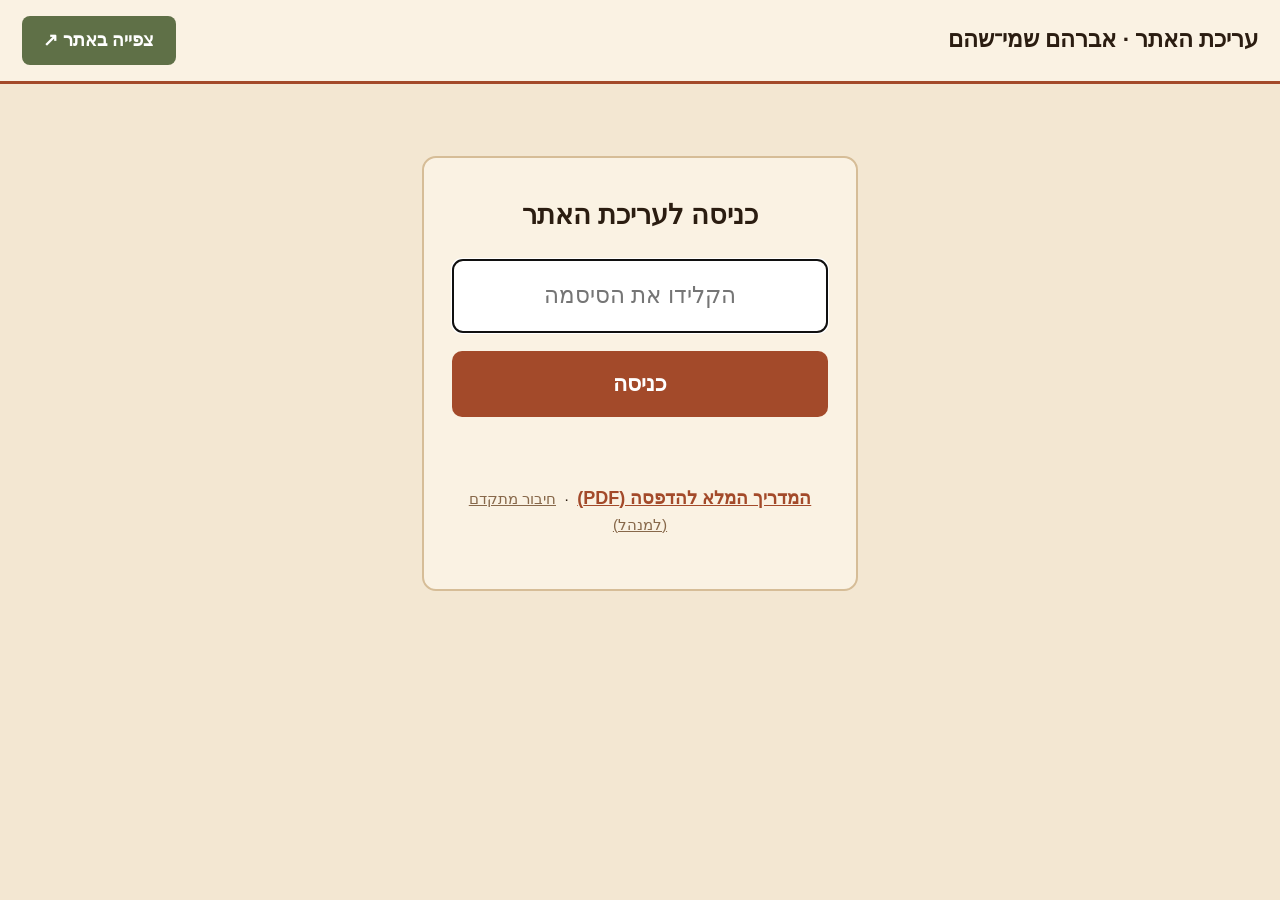
<file: editor/index.html>
<!doctype html>
<html lang="he" dir="rtl">
<head>
<meta charset="utf-8">
<meta name="viewport" content="width=device-width, initial-scale=1">
<title>עריכת האתר — אברהם שמי־שהם</title>
<meta name="robots" content="noindex, nofollow">
<style>
/* עורך מותאם לאדם מבוגר: אותיות גדולות, כפתורים גדולים, שפה פשוטה.
   גרסת GitHub Pages — שומר ישירות לריפו דרך GitHub API, ללא שרת. */
:root {
  --bg: #f3e7d2; --surface: #faf2e3; --ink: #2b1d11; --soft: #53402b;
  --muted: #87684a; --line: #d6bd97; --clay: #a34a2a; --clay-deep: #7c3418;
  --ok: #5f7047; --danger: #8e2f28;
}
* { box-sizing: border-box; }
html { font-size: 18px; }
body {
  margin: 0; background: var(--bg); color: var(--ink);
  font-family: -apple-system, 'Segoe UI', 'Helvetica Neue', Arial, sans-serif;
  line-height: 1.6; padding-bottom: 7rem;
}
button { font: inherit; cursor: pointer; }
input, textarea { font: inherit; color: var(--ink); }

.top {
  position: sticky; top: 0; z-index: 20;
  display: flex; align-items: center; gap: 1rem; flex-wrap: wrap;
  padding: .9rem 1.2rem; background: var(--surface);
  border-bottom: 3px solid var(--clay);
}
.top h1 { font-size: 1.25rem; margin: 0; font-weight: 700; }
.top .spacer { flex: 1; }
.top a {
  color: #fff; background: var(--ok); text-decoration: none; font-weight: 700;
  padding: .55rem 1.2rem; border-radius: 8px;
}
#logout {
  border: 2px solid var(--line); background: transparent; color: var(--muted);
  padding: .45rem 1rem; border-radius: 8px; font-weight: 700; font-size: .9rem;
}
#logout:hover { border-color: var(--danger); color: var(--danger); }

.tabs { display: flex; gap: .6rem; padding: 1.1rem 1.2rem 0; flex-wrap: wrap; }
.tab {
  padding: .8rem 1.6rem; border: 2px solid var(--line); background: var(--surface);
  font-size: 1.06rem; font-weight: 700; color: var(--soft); border-radius: 10px;
}
.tab[aria-selected="true"] { background: var(--clay); border-color: var(--clay); color: #fff; }

.panel { display: none; padding: 1.2rem; max-width: 1100px; margin-inline: auto; }
.panel.on { display: block; }
.hint { font-size: .95rem; color: var(--muted); margin: .3rem 0 1.2rem; }

/* ---- מסך התחברות ---- */
#setup { display: none; max-width: 620px; margin: 3rem auto; padding: 0 1.2rem; }
#setup.on { display: block; }
#setup .card {
  background: var(--surface); border: 2px solid var(--line); border-radius: 14px;
  padding: 1.6rem;
}
#setup h2 { margin: 0 0 .6rem; }
#setup ol { padding-inline-start: 1.2rem; }
#setup li { margin-bottom: .8rem; }
#setup input {
  width: 100%; padding: .6rem .8rem; border: 2px solid var(--line);
  border-radius: 8px; background: #fff; margin-top: .3rem;
}
#setup .err { color: var(--danger); font-weight: 700; min-height: 1.4em; }
#setup a { color: var(--clay); font-weight: 700; }

/* ---- מסך סיסמה (לאמן) ---- */
#pwscreen { display: none; max-width: 480px; margin: 4rem auto; padding: 0 1.2rem; text-align: center; }
#pwscreen.on { display: block; }
#pwscreen .card {
  background: var(--surface); border: 2px solid var(--line); border-radius: 14px;
  padding: 2rem 1.6rem;
}
#pwscreen h2 { margin: 0 0 1.2rem; font-size: 1.5rem; }
#pwscreen input {
  width: 100%; padding: .9rem 1rem; font-size: 1.3rem; text-align: center;
  border: 2px solid var(--line); border-radius: 10px; background: #fff;
}
#pwscreen .btn { width: 100%; margin-top: 1rem; font-size: 1.2rem; padding: .9rem; }
#pwscreen .err { color: var(--danger); font-weight: 700; min-height: 1.5em; margin-top: .8rem; }
#pwscreen .adv { margin-top: 1.4rem; font-size: .85rem; }
#pwscreen .adv a { color: var(--muted); text-decoration: underline; cursor: pointer; }

/* ---- כרטיס גלריה (אקורדיון) ---- */
.gal {
  background: var(--surface); border: 2px solid var(--line); border-radius: 12px;
  padding: .8rem 1.2rem; margin-bottom: 1rem;
}
.gal__bar { display: flex; gap: .6rem; align-items: center; flex-wrap: wrap; cursor: pointer; }
.gal__bar input {
  flex: 1; min-width: 180px; font-size: 1.2rem; font-weight: 700;
  padding: .5rem .8rem; border: 2px solid var(--line); border-radius: 8px; background: #fff;
  cursor: text;
}
.gal__toggle {
  width: 44px; height: 44px; flex: none; border: 2px solid var(--line);
  border-radius: 8px; background: transparent; color: var(--clay);
  font-size: 1.1rem; font-weight: 700; transition: transform .25s;
}
.gal.open .gal__toggle { transform: rotate(180deg); }
.gal__count {
  flex: none; color: var(--muted); font-size: .9rem; font-weight: 700;
  background: #fff; border: 2px solid var(--line); border-radius: 999px;
  padding: .2rem .8rem; white-space: nowrap;
}
.ord { display: flex; gap: .35rem; flex: none; }
.ord button {
  width: 40px; height: 40px; border: 2px solid var(--line); border-radius: 8px;
  background: transparent; color: var(--soft); font-size: 1rem; font-weight: 700;
}
.ord button:hover { border-color: var(--clay); color: var(--clay); }
.ord button:disabled { opacity: .3; cursor: default; }
.gal__body { display: none; padding-top: 1rem; }
.gal.open .gal__body { display: block; }
.gal__acts { display: flex; gap: .8rem; flex-wrap: wrap; margin-bottom: .6rem; }
.gal details { margin: .4rem 0 1rem; }
.gal summary { cursor: pointer; color: var(--muted); font-size: .95rem; }
.gal .sub { display: grid; gap: .6rem; padding-top: .7rem; max-width: 640px; }
.gal .sub label { font-size: .92rem; color: var(--soft); font-weight: 600; }
.gal .sub input, .gal .sub textarea {
  width: 100%; padding: .5rem .7rem; border: 2px solid var(--line); border-radius: 8px; background: #fff;
}

.btn {
  border: 0; border-radius: 10px; padding: .75rem 1.5rem;
  font-size: 1.02rem; font-weight: 700; color: #fff; background: var(--clay);
}
.btn:hover { background: var(--clay-deep); }
.btn--ghost { background: transparent; color: var(--danger); border: 2px solid currentColor; }
.btn--ghost:hover { background: var(--danger); color: #fff; }
.btn--add {
  display: block; width: 100%; padding: 1rem; margin-bottom: 1.6rem;
  background: transparent; color: var(--clay); border: 3px dashed var(--clay);
  border-radius: 12px; font-size: 1.15rem; font-weight: 700;
}
.btn--add:hover { background: var(--clay); color: #fff; }

/* ---- רשת תמונות ---- */
.pics { display: grid; grid-template-columns: repeat(auto-fill, minmax(150px, 1fr)); gap: 1rem; }
.pic { border: 2px solid var(--line); border-radius: 10px; background: #fff; padding: .5rem; position: relative; }
.pic.is-cover { border-color: var(--ok); border-width: 3px; }
.pic__badge {
  position: absolute; top: .4rem; inset-inline-start: .4rem; z-index: 2;
  background: var(--ok); color: #fff; font-size: .72rem; font-weight: 700;
  padding: .15rem .5rem; border-radius: 6px;
}
.pic img { width: 100%; aspect-ratio: 1; object-fit: cover; border-radius: 6px; display: block; background: var(--bg); }
.pic input {
  width: 100%; margin-top: .45rem; padding: .4rem .5rem;
  border: 2px solid var(--line); border-radius: 6px; font-size: .95rem;
}
.pic__acts { display: flex; gap: .4rem; margin-top: .45rem; }
.pic__acts button {
  flex: 1; padding: .38rem .2rem; font-size: .82rem; font-weight: 700;
  border-radius: 6px; border: 2px solid var(--line); background: transparent; color: var(--soft);
}
.pic__acts .mkcover:hover { border-color: var(--ok); color: var(--ok); }
.pic__acts .rm { color: var(--danger); }
.pic__acts .rm:hover { background: var(--danger); border-color: var(--danger); color: #fff; }
.gal__empty { color: var(--muted); padding: 1rem 0; }

/* ---- טקסטים ---- */
fieldset {
  border: 2px solid var(--line); background: var(--surface); border-radius: 12px;
  margin: 0 0 1.3rem; padding: 1rem 1.2rem;
}
legend { font-weight: 700; color: var(--clay); padding: 0 .6rem; font-size: 1.05rem; }
.row { margin-bottom: .9rem; }
.row label { display: block; font-weight: 600; color: var(--soft); margin-bottom: .25rem; }
.row input, .row textarea {
  width: 100%; padding: .55rem .8rem; border: 2px solid var(--line);
  border-radius: 8px; background: #fff;
}
.row textarea { min-height: 4.6em; resize: vertical; }
.stat-row { display: grid; grid-template-columns: 130px 1fr; gap: .6rem; margin-bottom: .6rem; }
.stat-row input { padding: .5rem .7rem; border: 2px solid var(--line); border-radius: 8px; }

/* ---- תערוכות ---- */
.arr-row { display: grid; grid-template-columns: 100px 1fr 48px; gap: .6rem; margin-bottom: .6rem; align-items: center; }
.arr-row.award { grid-template-columns: 1fr 48px; }
.arr-row input { padding: .55rem .7rem; border: 2px solid var(--line); border-radius: 8px; background: #fff; }
.del {
  width: 44px; height: 44px; border-radius: 8px; font-size: 1.3rem; font-weight: 700;
  border: 2px solid var(--line); background: transparent; color: var(--danger);
}
.del:hover { background: var(--danger); border-color: var(--danger); color: #fff; }
.add-row {
  border: 2px dashed var(--clay); background: transparent; color: var(--clay);
  padding: .55rem 1.2rem; border-radius: 8px; font-weight: 700;
}
.add-row:hover { background: var(--clay); color: #fff; }

/* ---- פס שמירה תחתון ---- */
.savebar {
  position: fixed; bottom: 0; inset-inline: 0; z-index: 30;
  display: flex; align-items: center; gap: 1rem;
  padding: .9rem 1.2rem; background: var(--surface);
  border-top: 3px solid var(--clay); box-shadow: 0 -6px 24px rgba(43,29,17,.12);
}
#save {
  font-size: 1.2rem; padding: .85rem 2.4rem; border-radius: 12px;
  background: var(--clay); color: #fff; border: 0; font-weight: 700;
}
#save:hover { background: var(--clay-deep); }
#save.dirty { background: var(--ok); animation: pulse 1.6s ease-in-out infinite; }
@keyframes pulse { 50% { transform: scale(1.04); } }
#savemsg { color: var(--muted); font-size: .95rem; }

/* ---- הודעות ומסך העלאה ---- */
#toast {
  position: fixed; bottom: 6.4rem; inset-inline-start: 50%; transform: translateX(50%);
  z-index: 60; padding: .9rem 1.6rem; background: var(--ok); color: #fff;
  font-size: 1.05rem; font-weight: 700; border-radius: 10px;
  opacity: 0; transition: opacity .3s; pointer-events: none; max-width: 90vw;
}
#toast.err { background: var(--danger); }
#toast.show { opacity: 1; }
#busy {
  position: fixed; inset: 0; z-index: 50; display: none;
  background: rgba(43, 29, 17, .55); color: #fff;
  align-items: center; justify-content: center; flex-direction: column; gap: 1rem;
  font-size: 1.3rem; font-weight: 700; text-align: center; padding: 2rem;
}
#busy.on { display: flex; }
#busy .spin {
  width: 46px; height: 46px; border-radius: 50%;
  border: 5px solid rgba(255,255,255,.3); border-top-color: #fff;
  animation: rot 1s linear infinite;
}
@keyframes rot { to { transform: rotate(360deg); } }
</style>
</head>
<body>

<header class="top">
  <h1>עריכת האתר · אברהם שמי־שהם</h1>
  <span class="spacer"></span>
  <button id="logout" type="button" hidden>התנתקות</button>
  <a href="../" target="_blank" rel="noopener">צפייה באתר ↗</a>
</header>

<!-- מסך סיסמה — הדרך הרגילה להיכנס -->
<div id="pwscreen">
  <div class="card">
    <h2>כניסה לעריכת האתר</h2>
    <form id="pw-form">
      <input type="password" id="pw-input" autocomplete="current-password"
             placeholder="הקלידו את הסיסמה" aria-label="סיסמה">
      <button class="btn" id="pw-go" type="submit">כניסה</button>
    </form>
    <p class="err" id="pw-err"></p>
    <p class="adv"><a href="../guide.pdf" target="_blank" rel="noopener" style="color:var(--clay);font-weight:700;font-size:1rem">המדריך המלא להדפסה (PDF)</a> &nbsp;·&nbsp; <a id="pw-adv">חיבור מתקדם (למנהל)</a></p>
  </div>
</div>

<!-- מסך התחברות חד־פעמי -->
<div id="setup">
  <div class="card">
    <h2>חיבור ראשוני</h2>
    <p>כדי שהעורך יוכל לשמור שינויים, צריך להדביק כאן מפתח גישה — פעם אחת בלבד במחשב הזה.</p>
    <ol>
      <li><a id="tokenlink" href="https://github.com/settings/personal-access-tokens/new" target="_blank" rel="noopener">פתחו את דף יצירת המפתח בגיטהאב (Fine-grained) ←</a><br>
        בדף שנפתח: Repository access → <b>Only select repositories</b> → בוחרים את
        <code>abraham-shemi-shoham</code> → Permissions → Repository permissions →
        <b>Contents: Read and write</b> → הכפתור הירוק <b>Generate token</b> —
        ומעתיקים את המפתח שמתחיל ב־<code dir="ltr">github_pat_</code>.</li>
      <li>
        <label>הדביקו את המפתח כאן:
          <input type="password" id="cfg-token" dir="ltr" autocomplete="off" placeholder="ghp_...">
        </label>
      </li>
      <li>
        <label>שם המשתמש בגיטהאב:
          <input type="text" id="cfg-owner" dir="ltr" autocomplete="off" value="Kobik-hub">
        </label>
      </li>
      <li>
        <label>שם המאגר:
          <input type="text" id="cfg-repo" dir="ltr" autocomplete="off" value="abraham-shemi-shoham">
        </label>
      </li>
    </ol>
    <p class="err" id="setup-err"></p>
    <button class="btn" id="connect" type="button">התחברות</button>
    <p style="margin-top:1.2rem;font-size:.9rem">
      רוצים שהכניסה תהיה עם סיסמה פשוטה במקום מפתח?
      <a href="seal.html">להגדרת סיסמה (למנהל) ←</a>
    </p>
  </div>
</div>

<div id="app" hidden>
<nav class="tabs" role="tablist">
  <button class="tab" data-panel="p-gal"   aria-selected="true"  type="button">גלריות ותמונות</button>
  <button class="tab" data-panel="p-texts" aria-selected="false" type="button">טקסטים</button>
  <button class="tab" data-panel="p-ex"    aria-selected="false" type="button">תערוכות ופרסים</button>
</nav>

<section class="panel on" id="p-gal">
  <p class="hint">לחיצה על שורת גלריה פותחת וסוגרת אותה. הוספה ומחיקה של תמונות וגלריות נשמרות מיד; שם הגלריה, הכותרות והסדר (חיצי ▲▼) נשמרים בכפתור ״שמירת השינויים״ שלמטה. שינוי מופיע באתר תוך דקה־שתיים.</p>
  <button class="btn--add" id="add-gal" type="button">＋ גלריה חדשה</button>
  <div id="gals"></div>
</section>

<section class="panel" id="p-texts">
  <p class="hint">כאן עורכים את כל המשפטים שמופיעים באתר. אחרי עריכה — לוחצים ״שמירת השינויים״ למטה.</p>
  <fieldset>
    <legend>המספרים בעמוד הבית</legend>
    <div id="stats"></div>
  </fieldset>
  <div id="texts"></div>
</section>

<section class="panel" id="p-ex">
  <p class="hint">אפשר להוסיף שורה, לתקן שורה או למחוק עם כפתור ה־×. בסיום — ״שמירת השינויים״ למטה.</p>
  <fieldset>
    <legend>פרסים</legend>
    <div id="awards"></div>
    <button class="add-row" data-add="awards" type="button">＋ הוספת פרס</button>
  </fieldset>
  <fieldset>
    <legend>תערוכות יחיד</legend>
    <div id="exSolo"></div>
    <button class="add-row" data-add="exSolo" type="button">＋ הוספת תערוכה</button>
  </fieldset>
  <fieldset>
    <legend>תערוכות קבוצתיות</legend>
    <div id="exGroup"></div>
    <button class="add-row" data-add="exGroup" type="button">＋ הוספת תערוכה</button>
  </fieldset>
</section>

<div class="savebar">
  <button id="save" type="button">שמירת השינויים</button>
  <span id="savemsg"></span>
</div>
</div>

<div id="toast" role="status"></div>
<div id="busy"><div class="spin"></div><div id="busytext"></div></div>
<input type="file" id="filepick" accept="image/jpeg,image/png,image/webp" multiple hidden>

<script>
'use strict';

/* ---------- הגדרות חיבור ---------- */
var CFG = null;
try { CFG = JSON.parse(localStorage.getItem('shemi-gh') || 'null'); } catch (e) {}

var STATE = null;
var dirty = false;
var uploadTarget = null;

var TEXT_GROUPS = [
  ['מותג (כותרת עליונה)', [
    ['brandName', 'שם האמן'], ['brandRole', 'שורת תפקיד']]],
  ['עמוד הבית — פתיח', [
    ['heroKicker', 'שורת פתיח קטנה'], ['heroFirst', 'שם פרטי'], ['heroLast', 'שם משפחה'],
    ['heroLede', 'פסקת פתיח', 'ta'], ['heroBtn1', 'כפתור ראשי'], ['heroBtn2', 'כפתור משני']]],
  ['עמוד הבית — הסדרות', [
    ['seriesKicker', 'כותרת קטנה'], ['seriesTitle', 'כותרת'], ['seriesSub', 'משפט הסבר', 'ta']]],
  ['עמוד הבית — עבודות נבחרות', [
    ['featKicker', 'כותרת קטנה'], ['featTitle', 'כותרת'], ['featSub', 'משפט הסבר']]],
  ['עמוד הבית — סיפור הכתר', [
    ['codexKicker', 'כותרת קטנה'], ['codexTitle', 'כותרת'], ['codexLede', 'פסקה', 'ta'],
    ['codexQuote', 'ציטוט', 'ta'], ['codexBtn', 'כפתור']]],
  ['עמוד הבית — קצת עליי', [
    ['teaserKicker', 'כותרת קטנה'], ['teaserTitle', 'כותרת'], ['teaserLede', 'פסקה ראשונה', 'ta'],
    ['teaserPara', 'פסקה שנייה', 'ta'], ['teaserBtn', 'כפתור']]],
  ['עמוד הגלריה', [
    ['galKicker', 'כותרת קטנה'], ['galTitle', 'כותרת'], ['galSub', 'משפט הסבר', 'ta']]],
  ['עמוד אודות — כותרת', [
    ['aboutKicker', 'כותרת קטנה'], ['aboutTitle', 'כותרת'], ['aboutSub', 'משפט משנה', 'ta']]],
  ['עמוד אודות — ביוגרפיה', [
    ['bio1', 'פסקה 1', 'ta'], ['bio2', 'פסקה 2', 'ta'], ['bio3', 'פסקה 3', 'ta']]],
  ['עמוד אודות — הכתר', [
    ['acodexKicker', 'כותרת קטנה'], ['acodexTitle', 'כותרת'], ['acodexLede', 'פסקה', 'ta'],
    ['acodexQuote', 'ציטוט', 'ta'], ['acodexBtn', 'כפתור']]],
  ['עמוד אודות — כותרות מדורים', [
    ['awardsKicker', 'פרסים — כותרת קטנה'], ['awardsTitle', 'פרסים — כותרת'],
    ['exKicker', 'תערוכות — כותרת קטנה'], ['exTitle', 'תערוכות — כותרת'],
    ['exSoloTitle', 'כותרת עמודת יחיד'], ['exGroupTitle', 'כותרת עמודת קבוצתיות'],
    ['exNote', 'הערת סיום', 'ta']]],
  ['יצירת קשר', [
    ['contactKicker', 'כותרת קטנה'], ['contactTitle', 'כותרת'], ['contactSub', 'משפט הסבר', 'ta'],
    ['contactPhone', 'טלפון'], ['contactArea', 'אזור'], ['contactFields', 'תחומים']]],
  ['תחתית האתר', [
    ['footKicker', 'כותרת קטנה'], ['footTitle', 'כותרת'],
    ['footCopy', 'שורת זכויות'], ['footCredit', 'שורת קרדיט']]]
];

function $(s, r) { return (r || document).querySelector(s); }
function $$(s, r) { return Array.prototype.slice.call((r || document).querySelectorAll(s)); }
function esc(s) {
  return String(s == null ? '' : s).replace(/[&<>"']/g, function (c) {
    return { '&': '&amp;', '<': '&lt;', '>': '&gt;', '"': '&quot;', "'": '&#39;' }[c];
  });
}

/* ---------- קידוד ---------- */

function b64encBytes(bytes) {
  var s = '';
  for (var i = 0; i < bytes.length; i += 0x8000) {
    s += String.fromCharCode.apply(null, bytes.subarray(i, i + 0x8000));
  }
  return btoa(s);
}
function b64encText(str) { return b64encBytes(new TextEncoder().encode(str)); }
function b64decBytes(b64) {
  var bin = atob(b64.replace(/\n/g, ''));
  var bytes = new Uint8Array(bin.length);
  for (var i = 0; i < bin.length; i++) bytes[i] = bin.charCodeAt(i);
  return bytes;
}
function b64decText(b64) { return new TextDecoder().decode(b64decBytes(b64)); }

/* ---------- הצפנת המפתח בסיסמה (PBKDF2 + AES-GCM) ---------- */

function deriveKey(password, salt, iterations) {
  return crypto.subtle.importKey('raw', new TextEncoder().encode(password), 'PBKDF2', false, ['deriveKey'])
    .then(function (km) {
      return crypto.subtle.deriveKey(
        { name: 'PBKDF2', salt: salt, iterations: iterations, hash: 'SHA-256' },
        km, { name: 'AES-GCM', length: 256 }, false, ['encrypt', 'decrypt']);
    });
}

/* blob: {v, iter, salt, iv, ct} → הטקסט המקורי; סיסמה שגויה זורקת שגיאה */
function decryptBlob(blob, password) {
  var salt = b64decBytes(blob.salt), iv = b64decBytes(blob.iv), ct = b64decBytes(blob.ct);
  return deriveKey(password, salt, blob.iter || 600000).then(function (key) {
    return crypto.subtle.decrypt({ name: 'AES-GCM', iv: iv }, key, ct);
  }).then(function (buf) { return new TextDecoder().decode(buf); });
}

/* ---------- GitHub API ---------- */

function gh(path, opts) {
  opts = opts || {};
  return fetch('https://api.github.com' + path, {
    method: opts.method || 'GET',
    headers: {
      'Authorization': 'Bearer ' + CFG.token,
      'Accept': 'application/vnd.github+json',
      'X-GitHub-Api-Version': '2022-11-28',
      'Content-Type': 'application/json'
    },
    body: opts.body ? JSON.stringify(opts.body) : undefined
  }).then(function (r) {
    if (r.status === 401 || r.status === 403) {
      throw new Error('אין הרשאה — ייתכן שהמפתח פג. רעננו את הדף והתחברו שוב.');
    }
    if (!r.ok) return r.json().catch(function () { return {}; }).then(function (d) {
      throw new Error(d.message || ('שגיאת שרת ' + r.status));
    });
    return r.status === 204 ? {} : r.json();
  });
}

function repoPath() { return '/repos/' + CFG.owner + '/' + CFG.repo; }

/* קומיט אחד עם כמה קבצים (Git Data API).
   changes: [{path, b64}] להוספה/עדכון, [{path, del:true}] למחיקה.

   שמירות רצופות עלולות לקבל מה־API ראש ענף ישן לרגע (השהיית רפליקה),
   ואז העדכון נכשל עם "not a fast forward". לכן: זוכרים את הקומיט האחרון
   שיצרנו ומשתמשים בו כהורה אם ה־API מחזיר משהו ישן יותר, ובכל כישלון
   כזה מנסים שוב עם קריאה טרייה — עד 3 פעמים. */
var lastHead = null;

function commitFiles(changes, message, attempt) {
  attempt = attempt || 1;
  var refSha, baseTree;
  return gh(repoPath() + '/git/ref/heads/' + CFG.branch).then(function (ref) {
    refSha = ref.object.sha;
    if (lastHead && refSha !== lastHead && attempt === 1) refSha = lastHead;
    return gh(repoPath() + '/git/commits/' + refSha);
  }).then(function (commit) {
    baseTree = commit.tree.sha;
    /* בלובים לקבצים חדשים */
    return Promise.all(changes.map(function (c) {
      if (c.del) return Promise.resolve({ path: c.path, mode: '100644', type: 'blob', sha: null });
      return gh(repoPath() + '/git/blobs', { method: 'POST', body: { content: c.b64, encoding: 'base64' } })
        .then(function (b) { return { path: c.path, mode: '100644', type: 'blob', sha: b.sha }; });
    }));
  }).then(function (tree) {
    return gh(repoPath() + '/git/trees', { method: 'POST', body: { base_tree: baseTree, tree: tree } });
  }).then(function (newTree) {
    return gh(repoPath() + '/git/commits', {
      method: 'POST',
      body: { message: message, tree: newTree.sha, parents: [refSha] }
    });
  }).then(function (newCommit) {
    return gh(repoPath() + '/git/refs/heads/' + CFG.branch, {
      method: 'PATCH', body: { sha: newCommit.sha }
    }).then(function (r) {
      lastHead = newCommit.sha;
      return r;
    });
  }).catch(function (e) {
    var notFF = /fast forward/i.test(e.message || '');
    if (notFF && attempt < 3) {
      lastHead = null;
      return new Promise(function (resolve) { setTimeout(resolve, 900 * attempt); })
        .then(function () { return commitFiles(changes, message, attempt + 1); });
    }
    throw e;
  });
}

function contentToJs(c) {
  return '/* תוכן האתר — נערך דרך עורך התוכן.\n'
    + '   אל תשנו את שורות הסימון JSON-START / JSON-END. */\n'
    + 'window.CONTENT = /*JSON-START*/' + JSON.stringify(c, null, 1) + '/*JSON-END*/;\n'
    + 'var SERIES = window.CONTENT.series;\n'
    + 'var WORKS = window.CONTENT.works;\n';
}

function commitContent(content, message, extraChanges) {
  var changes = (extraChanges || []).concat([{ path: 'content.js', b64: b64encText(contentToJs(content)) }]);
  return commitFiles(changes, message).then(function () { STATE = content; });
}

function loadContent() {
  return gh(repoPath() + '/contents/content.js?ref=' + CFG.branch + '&t=' + Date.now())
    .then(function (d) {
      var raw = b64decText(d.content);
      var m = raw.match(/\/\*JSON-START\*\/([\s\S]*)\/\*JSON-END\*\//);
      if (!m) throw new Error('קובץ התוכן פגום');
      STATE = JSON.parse(m[1]);
    });
}

/* ---------- הקטנת תמונה בדפדפן ---------- */

function resizeImage(file) {
  return createImageBitmap(file).then(function (bmp) {
    var MAX = 1600;
    var scale = Math.min(1, MAX / Math.max(bmp.width, bmp.height));
    var w = Math.round(bmp.width * scale), h = Math.round(bmp.height * scale);
    var canvas = document.createElement('canvas');
    canvas.width = w; canvas.height = h;
    canvas.getContext('2d').drawImage(bmp, 0, 0, w, h);
    return new Promise(function (resolve, reject) {
      canvas.toBlob(function (blob) {
        if (!blob) return reject(new Error('כשל בעיבוד'));
        blob.arrayBuffer().then(function (buf) {
          resolve({ b64: b64encBytes(new Uint8Array(buf)), w: w, h: h });
        });
      }, 'image/jpeg', 0.85);
    });
  });
}

function slugName(filename, sid) {
  var base = filename.replace(/\.[^.]*$/, '').toLowerCase()
    .replace(/[^a-z0-9_-]+/g, '-').replace(/^-+|-+$/g, '');
  if (!base) base = 'tmuna-' + Date.now().toString(36);
  var name = base + '.jpg';
  var taken = {};
  STATE.works.forEach(function (w) { if (w.s === sid) taken[w.f] = 1; });
  for (var i = 2; taken[name]; i++) name = base + '-' + i + '.jpg';
  return name;
}

/* ---------- רינדור ---------- */

function render() { renderGals(); renderTexts(); renderEx(); }

/* אילו גלריות פתוחות (נשמר בין רינדורים ובתוך הביקור) */
var openGals = {};
try { openGals = JSON.parse(sessionStorage.getItem('shemi-open') || '{}'); } catch (e) {}
function rememberOpen() {
  try { sessionStorage.setItem('shemi-open', JSON.stringify(openGals)); } catch (e) {}
}

function renderGals() {
  var last = STATE.series.length - 1;
  $('#gals').innerHTML = STATE.series.map(function (s, idx) {
    var works = STATE.works.filter(function (w) { return w.s === s.id; });
    var pics = works.map(function (w) {
      var isCover = s.cover === s.id + '/' + w.f;
      return '<div class="pic' + (isCover ? ' is-cover' : '') + '" data-s="' + esc(w.s) + '" data-f="' + esc(w.f) + '">'
        + (isCover ? '<span class="pic__badge">תמונה ראשית</span>' : '')
        + '<img src="../assets/art/' + encodeURIComponent(w.s) + '/' + encodeURIComponent(w.f) + '" alt="" loading="lazy">'
        + '<input type="text" value="' + esc(w.t) + '" data-wtitle placeholder="כותרת התמונה">'
        + '<div class="pic__acts">'
        + '<button type="button" class="mkcover">ראשית</button>'
        + '<button type="button" class="rm">מחיקה</button>'
        + '</div></div>';
    }).join('');
    return '<div class="gal' + (openGals[s.id] ? ' open' : '') + '" data-id="' + esc(s.id) + '">'
      + '<div class="gal__bar">'
      + '<button type="button" class="gal__toggle" title="פתיחה / סגירה" aria-expanded="' + !!openGals[s.id] + '">▾</button>'
      + '<input type="text" value="' + esc(s.name) + '" data-gname placeholder="שם הגלריה">'
      + '<span class="gal__count">' + works.length + ' תמונות</span>'
      + '<span class="ord">'
      + '<button type="button" data-up title="הזזת הגלריה למעלה"' + (idx === 0 ? ' disabled' : '') + '>▲</button>'
      + '<button type="button" data-dn title="הזזת הגלריה למטה"' + (idx === last ? ' disabled' : '') + '>▼</button>'
      + '</span>'
      + '</div>'
      + '<div class="gal__body">'
      + '<div class="gal__acts">'
      + '<button type="button" class="btn upload">＋ הוספת תמונות</button>'
      + '<button type="button" class="btn--ghost btn rmgal">מחיקת הגלריה</button>'
      + '</div>'
      + '<details><summary>הגדרות נוספות (שם קצר ותיאור)</summary><div class="sub">'
      + '<label>שם קצר (לכפתורי הסינון)<input type="text" value="' + esc(s.short) + '" data-gshort></label>'
      + '<label>תיאור קצר (מופיע בעמוד הבית)<textarea data-gblurb>' + esc(s.blurb) + '</textarea></label>'
      + '</div></details>'
      + (pics ? '<div class="pics">' + pics + '</div>'
              : '<p class="gal__empty">אין עדיין תמונות בגלריה — לחצו ״הוספת תמונות״.</p>')
      + '</div></div>';
  }).join('');
}

function renderTexts() {
  $('#stats').innerHTML = STATE.stats.map(function (s) {
    return '<div class="stat-row" data-stat>'
      + '<input type="text" value="' + esc(s.n) + '" data-f="n" aria-label="מספר">'
      + '<input type="text" value="' + esc(s.l) + '" data-f="l" aria-label="תווית">'
      + '</div>';
  }).join('');
  $('#texts').innerHTML = TEXT_GROUPS.map(function (g) {
    return '<fieldset><legend>' + esc(g[0]) + '</legend>' + g[1].map(function (f) {
      var val = STATE.texts[f[0]] || '';
      var inp = f[2] === 'ta'
        ? '<textarea data-t="' + f[0] + '">' + esc(val) + '</textarea>'
        : '<input type="text" data-t="' + f[0] + '" value="' + esc(val) + '">';
      return '<div class="row"><label>' + esc(f[1]) + '</label>' + inp + '</div>';
    }).join('') + '</fieldset>';
  }).join('');
}

function renderEx() {
  $('#awards').innerHTML = STATE.awards.map(function (a) {
    return '<div class="arr-row award" data-award>'
      + '<input type="text" value="' + esc(a) + '">'
      + '<button type="button" class="del" title="מחיקת השורה">×</button></div>';
  }).join('');
  ['exSolo', 'exGroup'].forEach(function (key) {
    $('#' + key).innerHTML = STATE[key].map(function (e) {
      return '<div class="arr-row" data-ex>'
        + '<input type="text" value="' + esc(e.y) + '" placeholder="שנה" data-f="y">'
        + '<input type="text" value="' + esc(e.t) + '" placeholder="מקום או שם התערוכה" data-f="t">'
        + '<button type="button" class="del" title="מחיקת השורה">×</button></div>';
    }).join('');
  });
}

/* ---------- איסוף מה־DOM ---------- */

function collect() {
  var c = JSON.parse(JSON.stringify(STATE));

  $$('#texts [data-t]').forEach(function (el) { c.texts[el.dataset.t] = el.value; });

  c.stats = $$('#stats [data-stat]').map(function (r) {
    return { n: $('[data-f=n]', r).value, l: $('[data-f=l]', r).value };
  });

  c.awards = $$('#awards [data-award] input').map(function (i) { return i.value.trim(); })
    .filter(function (v) { return v; });

  ['exSolo', 'exGroup'].forEach(function (key) {
    c[key] = $$('#' + key + ' [data-ex]').map(function (r) {
      return { y: $('[data-f=y]', r).value.trim(), t: $('[data-f=t]', r).value.trim() };
    }).filter(function (e) { return e.y || e.t; });
  });

  $$('#gals .gal').forEach(function (g) {
    var s = c.series.find(function (x) { return x.id === g.dataset.id; });
    if (!s) return;
    s.name = $('[data-gname]', g).value;
    s.short = $('[data-gshort]', g).value;
    s.blurb = $('[data-gblurb]', g).value;
    $$('.pic', g).forEach(function (p) {
      var w = c.works.find(function (x) { return x.s === p.dataset.s && x.f === p.dataset.f; });
      if (w) w.t = $('[data-wtitle]', p).value;
    });
  });

  return c;
}

/* ---------- הודעות ---------- */

var toastT;
function toast(msg, isErr) {
  var t = $('#toast');
  t.textContent = msg;
  t.classList.toggle('err', !!isErr);
  t.classList.add('show');
  clearTimeout(toastT);
  toastT = setTimeout(function () { t.classList.remove('show'); }, 3600);
}
function busy(msg) {
  $('#busytext').textContent = msg || '';
  $('#busy').classList.toggle('on', !!msg);
}
function setDirty(v) {
  dirty = v;
  $('#save').classList.toggle('dirty', v);
  $('#savemsg').textContent = v ? 'יש שינויים שלא נשמרו — לחצו על הכפתור'
    : 'שינוי שנשמר מופיע באתר תוך דקה־שתיים.';
}

var SAVED_TOAST = 'נשמר ✓ — יופיע באתר תוך דקה־שתיים';

/* ---------- אתחול ---------- */

function boot() {
  /* מצב הדגמה מקומי (לצילומי מסך למדריך): ?demo=1 — רק ב־localhost */
  var q = new URLSearchParams(location.search);
  if (q.get('demo') === '1' &&
      (location.hostname === 'localhost' || location.hostname === '127.0.0.1')) {
    fetch('../content.js').then(function (r) { return r.text(); }).then(function (raw) {
      STATE = JSON.parse(raw.match(/\/\*JSON-START\*\/([\s\S]*)\/\*JSON-END\*\//)[1]);
      (q.get('open') || '').split(',').forEach(function (id) { if (id) openGals[id] = 1; });
      $('#app').hidden = false;
      render();
      var tab = q.get('tab');
      if (tab) {
        $$('.tab').forEach(function (t) { if (t.dataset.panel === tab) t.click(); });
      }
      setDirty(q.get('dirty') === '1');
    });
    return;
  }

  if (!CFG || !CFG.token) {
    /* אין חיבור שמור: אם קיים secret.json מוצפן — מסך סיסמה; אחרת חיבור מתקדם */
    fetch('secret.json?t=' + Date.now()).then(function (r) {
      if (!r.ok) throw new Error('no secret');
      return r.json();
    }).then(function (blob) {
      window._secretBlob = blob;
      $('#pwscreen').classList.add('on');
      $('#pw-input').focus();
    }).catch(function () {
      $('#setup').classList.add('on');
    });
    return;
  }
  busy('טוען…');
  loadContent().then(function () {
    $('#pwscreen').classList.remove('on');
    $('#setup').classList.remove('on');
    $('#app').hidden = false;
    $('#logout').hidden = false;
    render();
    setDirty(false);
  }).catch(function (e) {
    if (window._secretBlob) {
      $('#pwscreen').classList.add('on');
      $('#pw-err').textContent = e.message;
    } else {
      $('#setup').classList.add('on');
      $('#setup-err').textContent = e.message;
    }
  }).finally(function () { busy(''); });
}

/* כניסה עם סיסמה: מפענחים את המפתח, בודקים מול גיטהאב ושומרים */
$('#pw-form').addEventListener('submit', function (ev) {
  ev.preventDefault();
  var pw = $('#pw-input').value;
  if (!pw) return;
  var errEl = $('#pw-err');
  errEl.textContent = '';
  busy('בודק סיסמה…');
  decryptBlob(window._secretBlob, pw).then(function (json) {
    var cfg = JSON.parse(json);
    CFG = { token: cfg.token, owner: cfg.owner, repo: cfg.repo, branch: cfg.branch || 'main' };
    return gh(repoPath());
  }).then(function () {
    try { localStorage.setItem('shemi-gh', JSON.stringify(CFG)); } catch (e) {}
    boot();
  }).catch(function (e) {
    CFG = null;
    errEl.textContent = (e.name === 'OperationError' || e instanceof DOMException)
      ? 'הסיסמה לא נכונה. נסו שוב.'
      : 'שגיאה: ' + e.message;
  }).finally(function () { busy(''); });
});

$('#pw-adv').addEventListener('click', function () {
  $('#pwscreen').classList.remove('on');
  $('#setup').classList.add('on');
});

/* התנתקות: מוחק את החיבור השמור וחוזר למסך הכניסה */
$('#logout').addEventListener('click', function () {
  var msg = dirty
    ? 'יש שינויים שלא נשמרו — הם יאבדו. להתנתק בכל זאת?'
    : 'להתנתק מהעורך? בכניסה הבאה תידרש שוב סיסמה.';
  if (!confirm(msg)) return;
  try { localStorage.removeItem('shemi-gh'); } catch (e) {}
  CFG = null;
  window._secretBlob = null;
  dirty = false;
  $('#app').hidden = true;
  $('#logout').hidden = true;
  $('#pw-input').value = '';
  $('#pw-err').textContent = '';
  $('#setup-err').textContent = '';
  boot();
});

$('#connect').addEventListener('click', function () {
  var cfg = {
    token: $('#cfg-token').value.trim(),
    owner: $('#cfg-owner').value.trim(),
    repo: $('#cfg-repo').value.trim(),
    branch: 'main'
  };
  if (!cfg.token || !cfg.owner || !cfg.repo) {
    $('#setup-err').textContent = 'צריך למלא את שלושת השדות.';
    return;
  }
  CFG = cfg;
  busy('בודק חיבור…');
  gh(repoPath()).then(function () {
    try { localStorage.setItem('shemi-gh', JSON.stringify(cfg)); } catch (e) {}
    $('#setup').classList.remove('on');
    boot();
  }).catch(function (e) {
    $('#setup-err').textContent = 'החיבור נכשל: ' + e.message;
  }).finally(function () { busy(''); });
});

/* ---------- אירועים ---------- */

document.addEventListener('input', function (e) {
  if (e.target.closest('#app')) setDirty(true);
});

$$('.tab').forEach(function (tab) {
  tab.addEventListener('click', function () {
    $$('.tab').forEach(function (t) { t.setAttribute('aria-selected', 'false'); });
    $$('.panel').forEach(function (p) { p.classList.remove('on'); });
    tab.setAttribute('aria-selected', 'true');
    $('#' + tab.dataset.panel).classList.add('on');
    try { sessionStorage.setItem('shemi-tab', tab.dataset.panel); } catch (e) {}
  });
});
try {
  var savedTab = sessionStorage.getItem('shemi-tab');
  if (savedTab && $('#' + savedTab)) {
    $$('.tab').forEach(function (t) { if (t.dataset.panel === savedTab) t.click(); });
  }
} catch (e) {}

$('#save').addEventListener('click', function () {
  var btn = this;
  btn.disabled = true;
  busy('שומר…');
  commitContent(collect(), 'עדכון טקסטים').then(function () {
    render();
    setDirty(false);
    toast(SAVED_TOAST);
  }).catch(function (e) { toast('שגיאה בשמירה: ' + e.message, true); })
    .finally(function () { btn.disabled = false; busy(''); });
});

$('#add-gal').addEventListener('click', function () {
  var name = prompt('איך תיקרא הגלריה החדשה?');
  if (!name || !name.trim()) return;
  var c = collect();
  c.series.push({ id: 'g' + Date.now().toString(36), name: name.trim(), short: name.trim(), blurb: '', cover: '' });
  busy('יוצר גלריה…');
  commitContent(c, 'גלריה חדשה: ' + name.trim()).then(function () {
    render(); setDirty(false); toast('הגלריה נוצרה ✓');
  }).catch(function (e) { toast('שגיאה: ' + e.message, true); })
    .finally(function () { busy(''); });
});

document.addEventListener('click', function (e) {
  var galEl = e.target.closest('.gal');

  if (e.target.classList.contains('del')) {
    e.target.closest('.arr-row').remove();
    setDirty(true);
    return;
  }

  if (e.target.dataset && e.target.dataset.add) {
    var key = e.target.dataset.add;
    var div = document.createElement('div');
    if (key === 'awards') {
      div.className = 'arr-row award';
      div.setAttribute('data-award', '');
      div.innerHTML = '<input type="text" value=""><button type="button" class="del">×</button>';
    } else {
      div.className = 'arr-row';
      div.setAttribute('data-ex', '');
      div.innerHTML = '<input type="text" value="" placeholder="שנה" data-f="y">'
        + '<input type="text" value="" placeholder="מקום או שם התערוכה" data-f="t">'
        + '<button type="button" class="del">×</button>';
    }
    $('#' + key).appendChild(div);
    div.querySelector('input').focus();
    setDirty(true);
    return;
  }

  if (!galEl) return;
  var sid = galEl.dataset.id;

  /* שינוי סדר הגלריות (▲▼) — נשמר בכפתור ״שמירת השינויים״ */
  var ordBtn = e.target.closest('[data-up], [data-dn]');
  if (ordBtn) {
    var dir = ordBtn.hasAttribute('data-up') ? -1 : 1;
    STATE = collect(); /* לא לאבד עריכות שהוקלדו */
    var i = STATE.series.findIndex(function (x) { return x.id === sid; });
    var j = i + dir;
    if (i > -1 && j >= 0 && j < STATE.series.length) {
      var tmp = STATE.series[i];
      STATE.series[i] = STATE.series[j];
      STATE.series[j] = tmp;
      renderGals();
      setDirty(true);
    }
    return;
  }

  /* פתיחה/סגירה של האקורדיון: לחיצה על החץ או על רקע השורה */
  var bar = e.target.closest('.gal__bar');
  if (bar && !e.target.closest('input')) {
    var nowOpen = !galEl.classList.contains('open');
    galEl.classList.toggle('open', nowOpen);
    var tg = $('.gal__toggle', galEl);
    if (tg) tg.setAttribute('aria-expanded', String(nowOpen));
    if (nowOpen) openGals[sid] = 1; else delete openGals[sid];
    rememberOpen();
    return;
  }

  if (e.target.classList.contains('upload')) {
    uploadTarget = sid;
    $('#filepick').click();
    return;
  }

  if (e.target.classList.contains('rmgal')) {
    var s = STATE.series.find(function (x) { return x.id === sid; });
    var works = STATE.works.filter(function (w) { return w.s === sid; });
    if (!confirm('למחוק את הגלריה ״' + s.name + '״ על ' + works.length + ' התמונות שבה?')) return;
    if (!confirm('בטוחים? הגלריה תוסר מהאתר. (הקבצים נשמרים בהיסטוריית הגיבוי)')) return;
    var c = collect();
    c.series = c.series.filter(function (x) { return x.id !== sid; });
    c.works = c.works.filter(function (w) { return w.s !== sid; });
    var deletions = works.map(function (w) {
      return { path: 'assets/art/' + sid + '/' + w.f, del: true };
    });
    busy('מוחק גלריה…');
    commitContent(c, 'מחיקת גלריה: ' + s.name, deletions).then(function () {
      render(); setDirty(false); toast('הגלריה נמחקה');
    }).catch(function (err) { toast('שגיאה: ' + err.message, true); })
      .finally(function () { busy(''); });
    return;
  }

  var picEl = e.target.closest('.pic');
  if (!picEl) return;
  var ps = picEl.dataset.s, pf = picEl.dataset.f;

  if (e.target.classList.contains('rm')) {
    var title = $('[data-wtitle]', picEl).value || pf;
    if (!confirm('למחוק את התמונה ״' + title + '״ מהאתר?')) return;
    var c = collect();
    c.works = c.works.filter(function (w) { return !(w.s === ps && w.f === pf); });
    var series = c.series.find(function (x) { return x.id === ps; });
    if (series && series.cover === ps + '/' + pf) {
      var nextWork = c.works.find(function (w) { return w.s === ps; });
      series.cover = nextWork ? ps + '/' + nextWork.f : '';
    }
    busy('מוחק תמונה…');
    commitContent(c, 'מחיקת תמונה: ' + title, [{ path: 'assets/art/' + ps + '/' + pf, del: true }])
      .then(function () { render(); setDirty(false); toast('התמונה נמחקה'); })
      .catch(function (err) { toast('שגיאה: ' + err.message, true); })
      .finally(function () { busy(''); });
  }

  if (e.target.classList.contains('mkcover')) {
    var c2 = collect();
    var s2 = c2.series.find(function (x) { return x.id === ps; });
    if (!s2) return;
    s2.cover = ps + '/' + pf;
    busy('קובע תמונה ראשית…');
    commitContent(c2, 'תמונה ראשית: ' + s2.name).then(function () {
      render(); setDirty(false); toast('נקבעה תמונה ראשית ✓');
    }).catch(function (err) { toast('שגיאה: ' + err.message, true); })
      .finally(function () { busy(''); });
  }
});

/* העלאת קבצים: מקטינים בדפדפן, שולחים בקומיט אחד */
$('#filepick').addEventListener('change', function () {
  var files = Array.prototype.slice.call(this.files);
  this.value = '';
  if (!files.length || !uploadTarget) return;
  var sid = uploadTarget;
  var c = collect();
  var changes = [];
  var failed = [];
  var idx = 0;

  function step() {
    if (idx >= files.length) {
      if (!changes.length) {
        busy('');
        toast('אף תמונה לא הועלתה: ' + failed.join(', '), true);
        return;
      }
      busy('שומר ' + changes.length + ' תמונות…');
      var series = c.series.find(function (x) { return x.id === sid; });
      if (series && !series.cover) {
        var firstNew = c.works.find(function (w) { return w.s === sid; });
        if (firstNew) series.cover = sid + '/' + firstNew.f;
      }
      commitContent(c, 'העלאת ' + changes.length + ' תמונות', changes).then(function () {
        render(); setDirty(false);
        toast(failed.length
          ? 'הועלו ' + changes.length + ' ✓ — נכשלו: ' + failed.join(', ')
          : 'הועלו ' + changes.length + ' תמונות ✓ — יופיעו באתר תוך דקה־שתיים');
      }).catch(function (e) { toast('שגיאה בשמירה: ' + e.message, true); })
        .finally(function () { busy(''); });
      return;
    }
    var file = files[idx++];
    busy('מעבד תמונה ' + idx + ' מתוך ' + files.length + '…');
    resizeImage(file).then(function (img) {
      /* משתמשים ב־STATE זמני כדי ש־slugName יראה גם קבצים חדשים */
      var prevState = STATE; STATE = c;
      var name = slugName(file.name, sid);
      STATE = prevState;
      changes.push({ path: 'assets/art/' + sid + '/' + name, b64: img.b64 });
      c.works.push({
        s: sid, f: name,
        t: file.name.replace(/\.[^.]*$/, '') || 'ללא כותרת',
        w: img.w, h: img.h
      });
    }).catch(function () { failed.push(file.name); })
      .finally(step);
  }
  step();
});

window.addEventListener('beforeunload', function (e) {
  if (dirty) { e.preventDefault(); e.returnValue = ''; }
});

/* חשוף לבדיקות */
window._test = { resizeImage: resizeImage, b64encText: b64encText, b64decText: b64decText,
                 decryptBlob: decryptBlob, b64encBytes: b64encBytes };

boot();
</script>
</body>
</html>
</file>
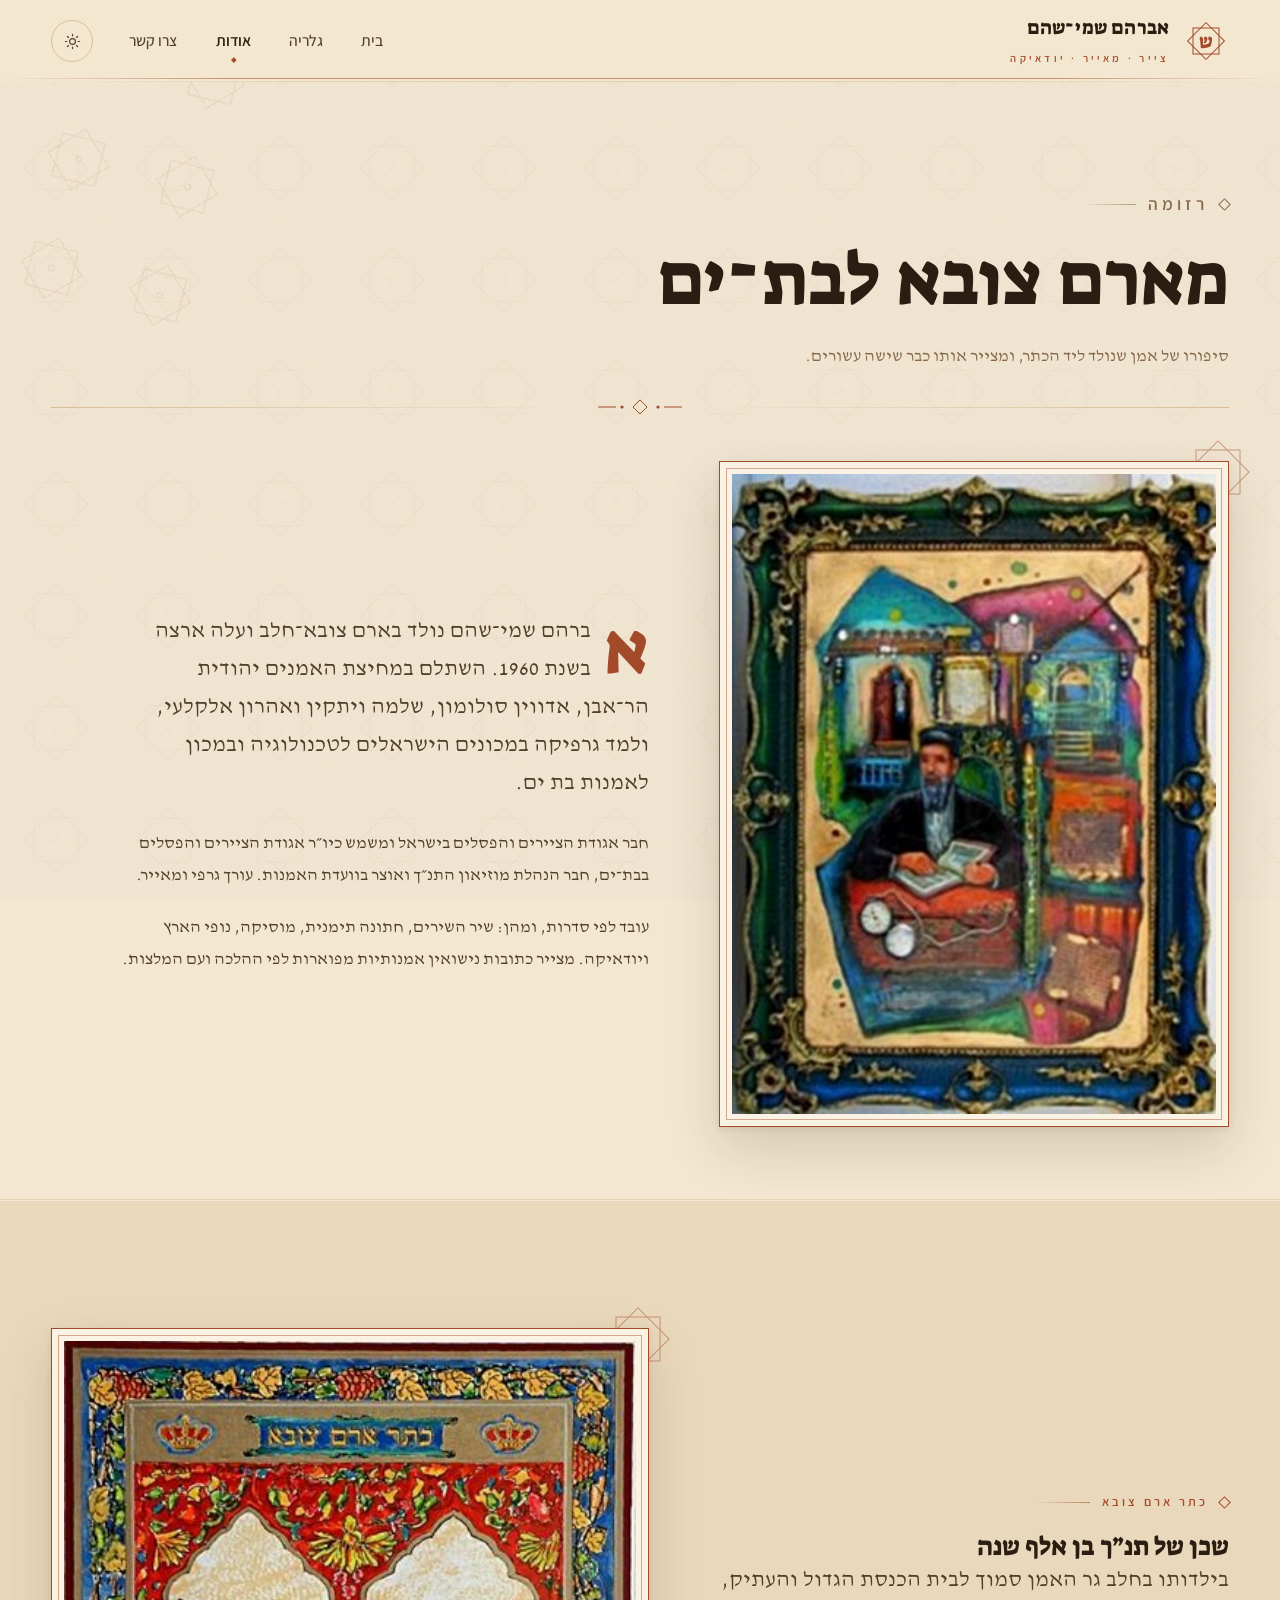
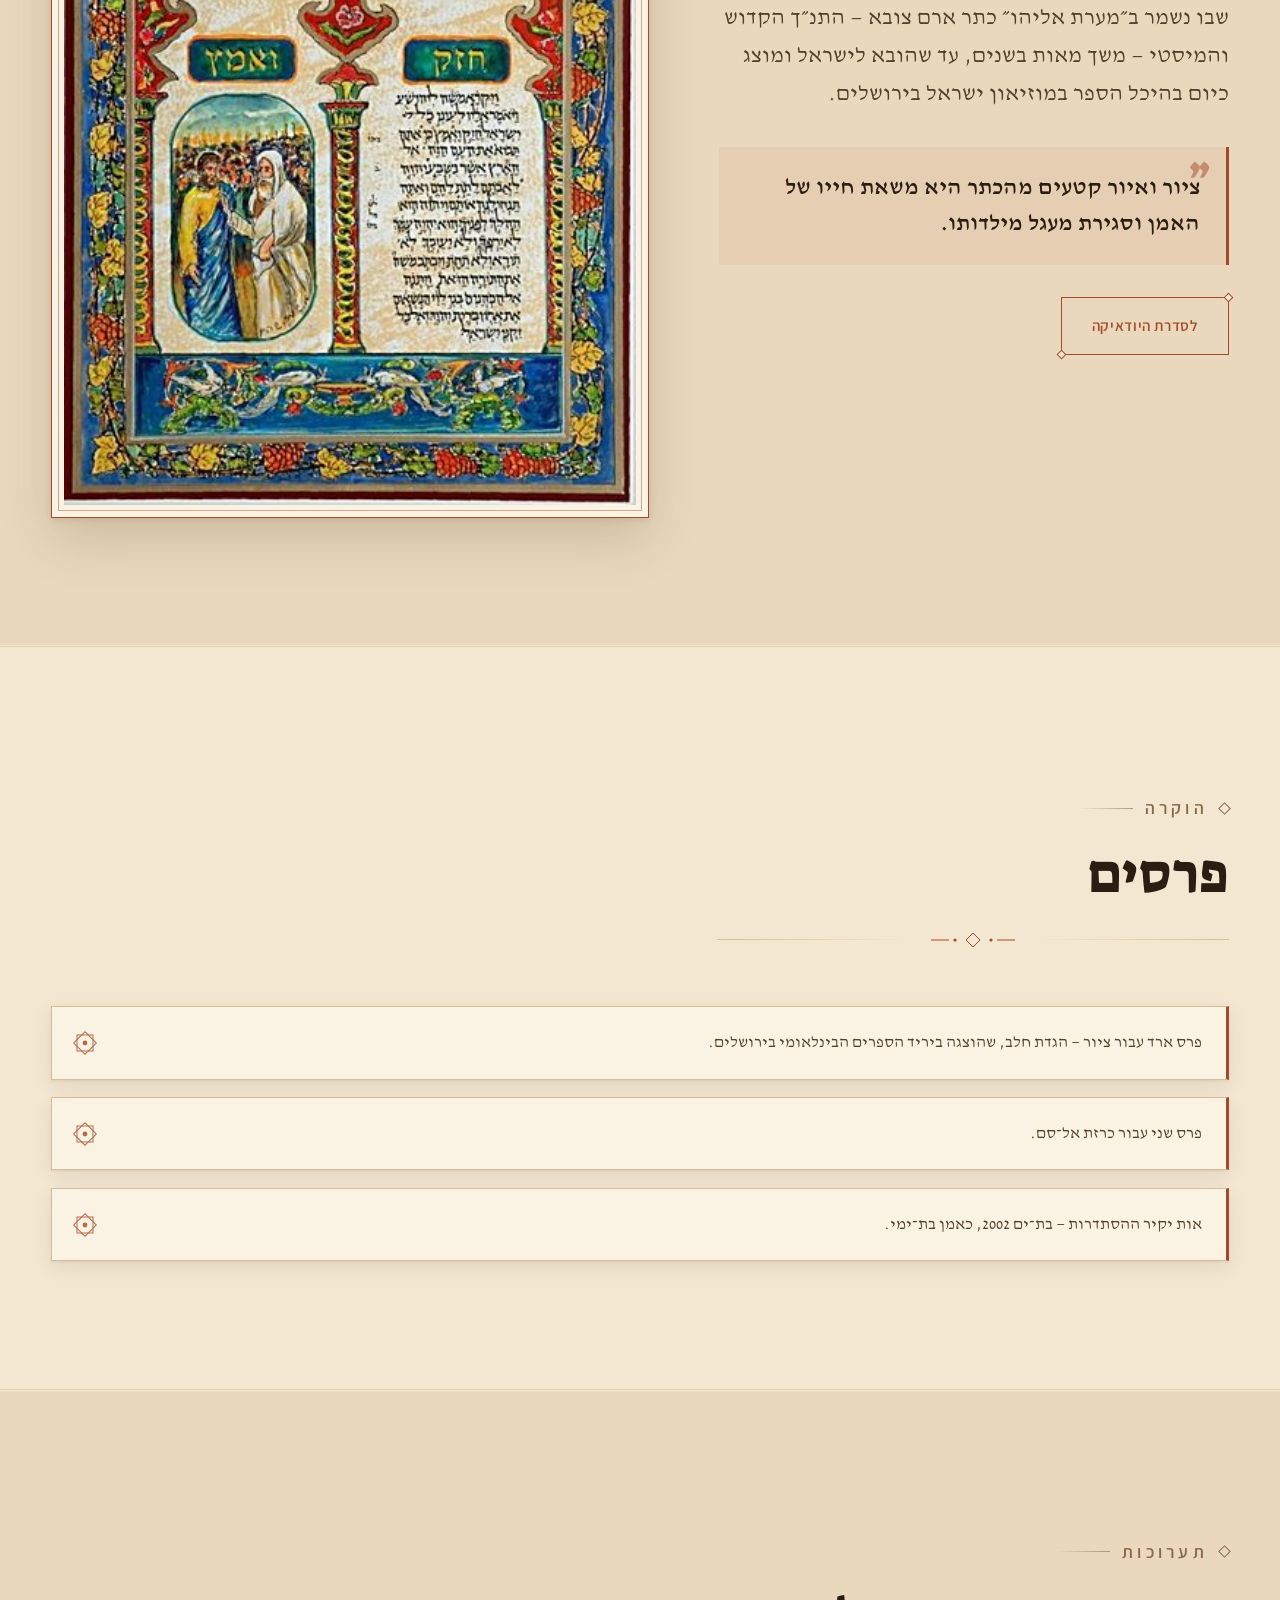
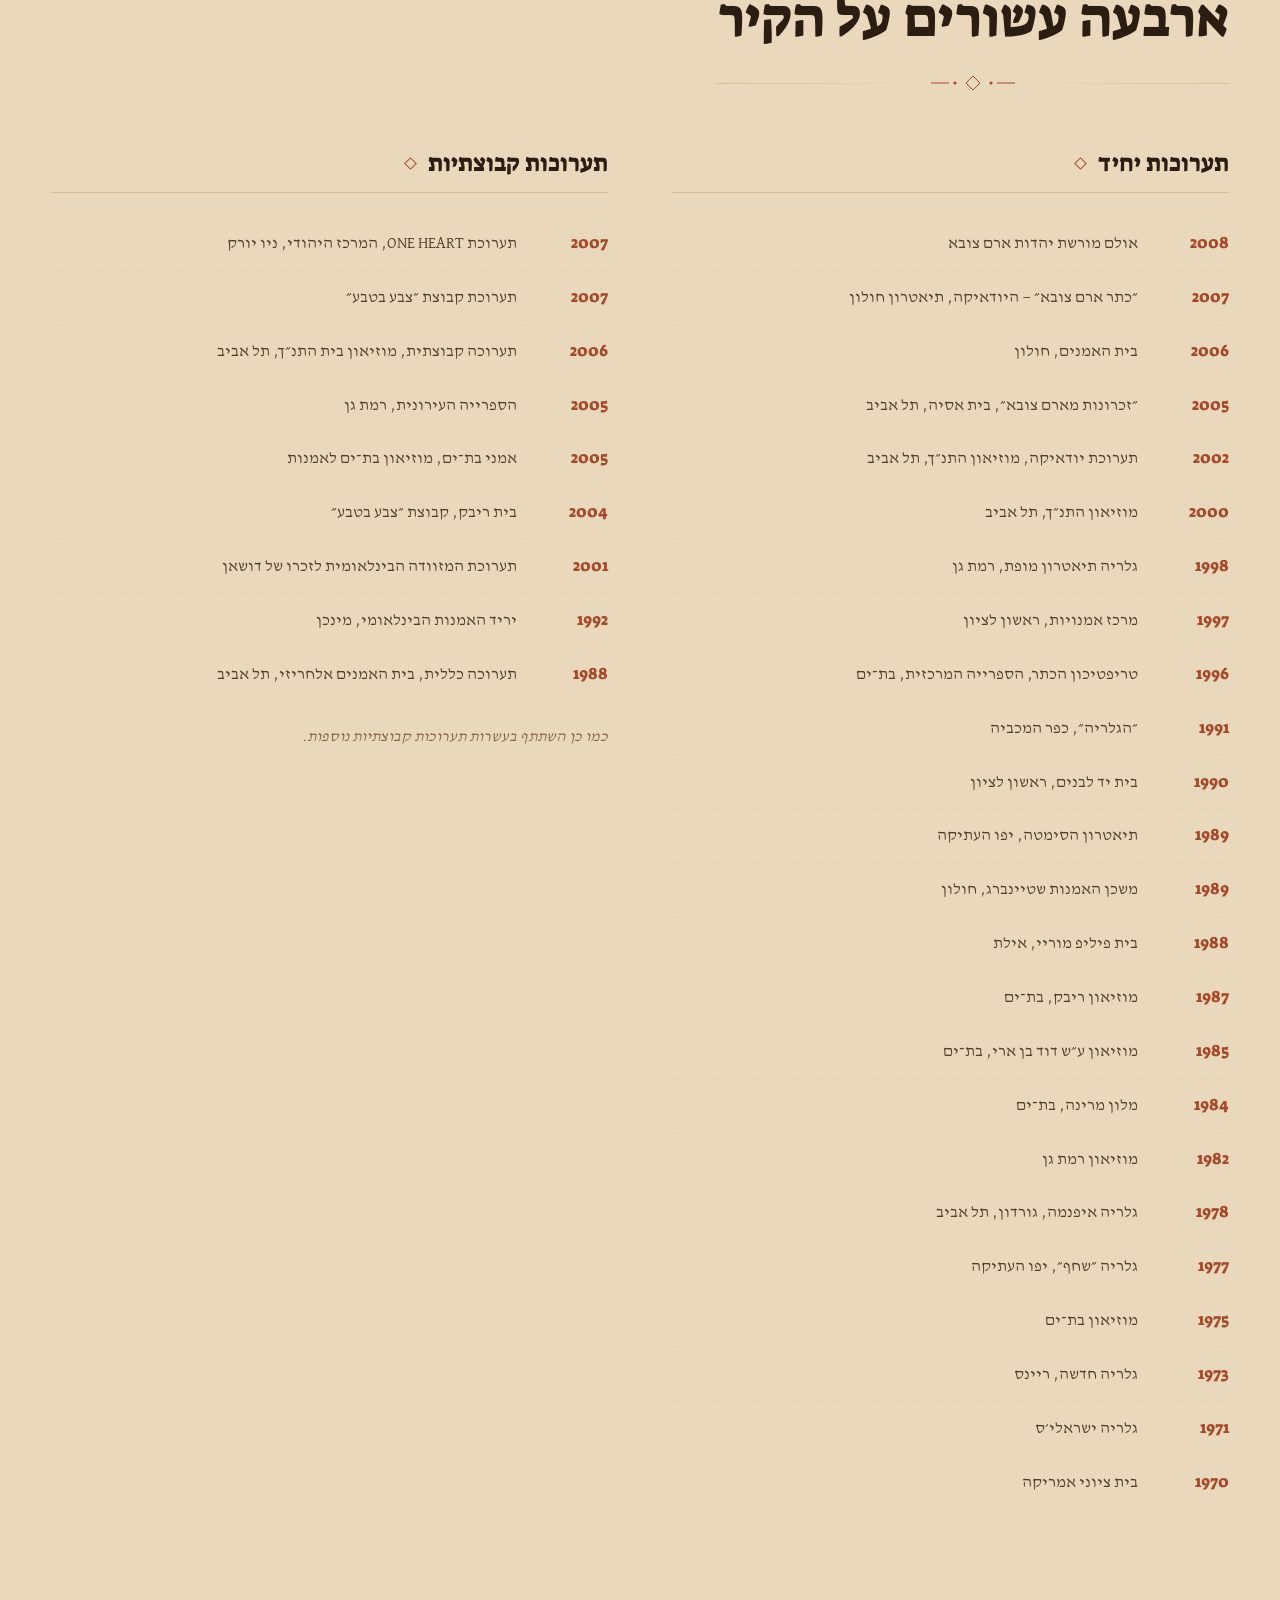
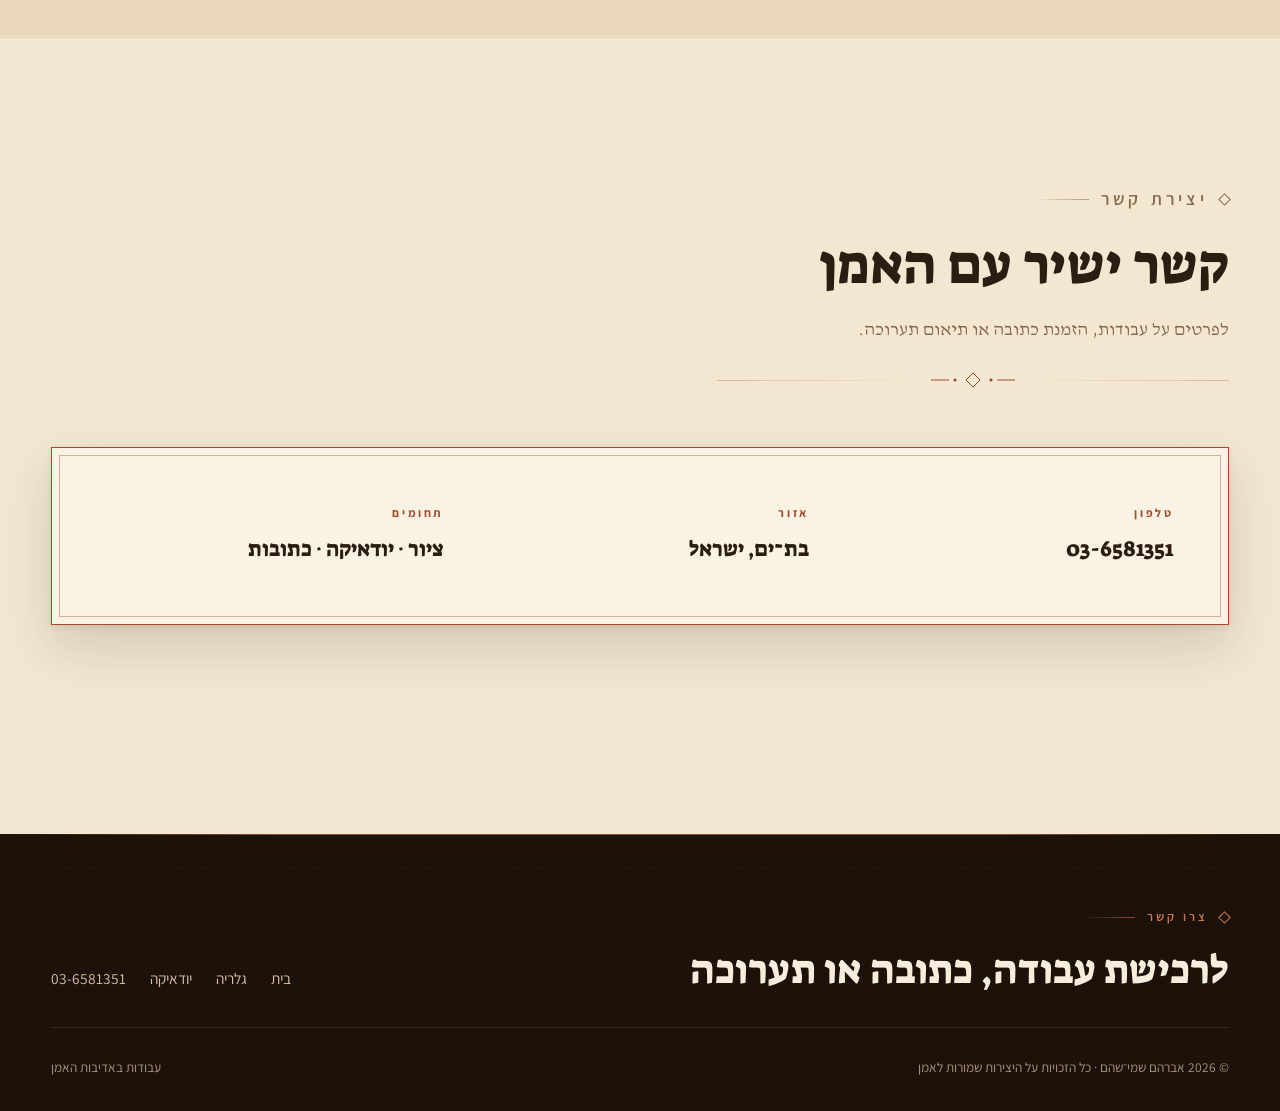
<file: about.html>
<!doctype html>
<html lang="he" dir="rtl">
<head>
<meta charset="utf-8">
<meta name="viewport" content="width=device-width, initial-scale=1">
<title>אודות ורזומה — אברהם שמי־שהם</title>
<meta name="description" content="קורות חייו של האמן אברהם שמי־שהם: מארם צובא לבת־ים, פרסים, 24 תערוכות יחיד ותערוכות קבוצתיות בארץ ובעולם.">
<meta property="og:type" content="profile">
<meta property="og:title" content="אודות ורזומה — אברהם שמי־שהם">
<meta property="og:image" content="assets/art/aleppo/mekoubal.jpg">
<link rel="icon" href="assets/favicon.svg" type="image/svg+xml">
<link rel="preconnect" href="https://fonts.googleapis.com">
<link rel="preconnect" href="https://fonts.gstatic.com" crossorigin>
<link href="https://fonts.googleapis.com/css2?family=Suez+One&family=David+Libre:wght@400;500;700&family=Assistant:wght@300;400;500;600;700&display=swap" rel="stylesheet">
<link rel="stylesheet" href="assets/css/site.css">
<script>try{var t=localStorage.getItem('shemi-theme')||'light';document.documentElement.dataset.theme=t;}catch(e){}</script>
</head>
<body data-page="about">

<header class="site-header">
  <div class="wrap site-header__inner">
    <a class="brand" href="index.html">
      <span class="brand__mark" aria-hidden="true">ש</span>
      <span>
        <span class="brand__name">אברהם שמי־שהם</span>
        <span class="brand__role">צייר · מאייר · יודאיקה</span>
      </span>
    </a>

    <nav class="nav" id="nav" aria-label="ניווט ראשי">
      <a href="index.html">בית</a>
      <a href="gallery.html">גלריה</a>
      <a href="about.html" aria-current="page">אודות</a>
      <a href="#contact">צרו קשר</a>
    </nav>

    <button class="icon-btn theme-toggle" type="button" aria-label="החלפת מצב תצוגה">
      <svg class="sun" width="17" height="17" viewBox="0 0 24 24" fill="none" stroke="currentColor" stroke-width="1.7" stroke-linecap="round"><circle cx="12" cy="12" r="4.2"/><path d="M12 2v2M12 20v2M2 12h2M20 12h2M4.9 4.9l1.4 1.4M17.7 17.7l1.4 1.4M19.1 4.9l-1.4 1.4M6.3 17.7l-1.4 1.4"/></svg>
      <svg class="moon" width="17" height="17" viewBox="0 0 24 24" fill="none" stroke="currentColor" stroke-width="1.7" stroke-linecap="round" stroke-linejoin="round"><path d="M20 14.5A8.5 8.5 0 1 1 9.5 4a6.8 6.8 0 0 0 10.5 10.5z"/></svg>
    </button>

    <button class="icon-btn nav-toggle" type="button" aria-label="תפריט" aria-expanded="false" aria-controls="nav">
      <svg width="18" height="18" viewBox="0 0 24 24" fill="none" stroke="currentColor" stroke-width="1.8" stroke-linecap="round"><path d="M3 6h18M3 12h18M3 18h18"/></svg>
    </button>
  </div>
</header>

<main>

  <section class="page-head">
    <div class="wrap">
      <p class="kicker">רזומה</p>
      <h1>מארם צובא לבת־ים</h1>
      <p>סיפורו של אמן שנולד ליד הכתר, ומצייר אותו כבר שישה עשורים.</p>
      <div class="flourish" aria-hidden="true"><span></span></div>
    </div>
  </section>

  <!-- Biography ----------------------------------------------------------- -->
  <section class="section section--tight" style="padding-top:0" id="bio">
    <div class="wrap split">
      <div class="split__media reveal">
        <figure class="frame" style="margin:0"><img src="assets/art/aleppo/mekoubal.jpg" alt="מקובל — מתוך סדרת זכרונות מחלב־סוריה" width="394" height="522"></figure>
      </div>
      <div class="prose reveal">
        <p class="lede dropcap">
          אברהם שמי־שהם נולד בארם צובא־חלב ועלה ארצה בשנת 1960. השתלם במחיצת
          האמנים יהודית הר־אבן, אדווין סולומון, שלמה ויתקין ואהרון אלקלעי,
          ולמד גרפיקה במכונים הישראלים לטכנולוגיה ובמכון לאמנות בת ים.
        </p>
        <p style="margin-top:1.3rem">
          חבר אגודת הציירים והפסלים בישראל ומשמש כיו״ר אגודת הציירים והפסלים
          בבת־ים, חבר הנהלת מוזיאון התנ״ך ואוצר בוועדת האמנות. עורך גרפי ומאייר.
        </p>
        <p>
          עובד לפי סדרות, ומהן: שיר השירים, חתונה תימנית, מוסיקה, נופי הארץ
          ויודאיקה. מצייר כתובות נישואין אמנותיות מפוארות לפי ההלכה ועם המלצות.
        </p>
      </div>
    </div>
  </section>

  <!-- Codex --------------------------------------------------------------- -->
  <section class="section section--alt" id="codex">
    <div class="wrap split">
      <div class="reveal">
        <p class="kicker">כתר ארם צובא</p>
        <h2>שכן של תנ״ך בן אלף שנה</h2>
        <p class="lede">
          בילדותו בחלב גר האמן סמוך לבית הכנסת הגדול והעתיק, שבו נשמר
          ב״מערת אליהו״ כתר ארם צובא — התנ״ך הקדוש והמיסטי — משך מאות בשנים,
          עד שהובא לישראל ומוצג כיום בהיכל הספר במוזיאון ישראל בירושלים.
        </p>
        <blockquote class="quote">
          ציור ואיור קטעים מהכתר היא משאת חייו של האמן וסגירת מעגל מילדותו.
        </blockquote>
        <p style="margin-top:2rem">
          <a class="btn btn--ghost" href="gallery.html#judaica">לסדרת היודאיקה</a>
        </p>
      </div>
      <div class="split__media reveal">
        <figure class="frame" style="margin:0"><img src="assets/art/judaica/hazakveemats.jpg" alt="חזק ואמץ — מתוך סדרת כתר ארם צובא" width="391" height="522" loading="lazy"></figure>
      </div>
    </div>
  </section>

  <!-- Awards -------------------------------------------------------------- -->
  <section class="section" id="awards">
    <div class="wrap">
      <div class="section__head reveal">
        <p class="kicker">הוקרה</p>
        <h2>פרסים</h2>
        <div class="flourish" aria-hidden="true"><span></span></div>
      </div>
      <ul class="awards reveal" data-list="awards">
        <li>פרס ארד עבור ציור — <strong>הגדת חלב</strong>, שהוצגה ביריד הספרים הבינלאומי בירושלים.</li>
        <li>פרס שני עבור <strong>כרזת אל־סם</strong>.</li>
        <li><strong>אות יקיר ההסתדרות</strong> — בת־ים 2002, כאמן בת־ימי.</li>
      </ul>
    </div>
  </section>

  <!-- Exhibitions --------------------------------------------------------- -->
  <section class="section section--alt" id="exhibitions">
    <div class="wrap">
      <div class="section__head reveal">
        <p class="kicker">תערוכות</p>
        <h2>ארבעה עשורים על הקיר</h2>
        <div class="flourish" aria-hidden="true"><span></span></div>
      </div>

      <div class="cv">
        <div class="reveal">
          <h3 class="c-solo-title">תערוכות יחיד</h3>
          <ol class="timeline" data-list="exSolo">
            <li><time>2008</time><span>אולם מורשת יהדות ארם צובא</span></li>
            <li><time>2007</time><span>״כתר ארם צובא״ — היודאיקה, תיאטרון חולון</span></li>
            <li><time>2006</time><span>בית האמנים, חולון</span></li>
            <li><time>2005</time><span>״זכרונות מארם צובא״, בית אסיה, תל אביב</span></li>
            <li><time>2002</time><span>תערוכת יודאיקה, מוזיאון התנ״ך, תל אביב</span></li>
            <li><time>2000</time><span>מוזיאון התנ״ך, תל אביב</span></li>
            <li><time>1998</time><span>גלריה תיאטרון מופת, רמת גן</span></li>
            <li><time>1997</time><span>מרכז אמנויות, ראשון לציון</span></li>
            <li><time>1996</time><span>טריפטיכון הכתר, הספרייה המרכזית, בת־ים</span></li>
            <li><time>1991</time><span>״הגלריה״, כפר המכביה</span></li>
            <li><time>1990</time><span>בית יד לבנים, ראשון לציון</span></li>
            <li><time>1989</time><span>תיאטרון הסימטה, יפו העתיקה</span></li>
            <li><time>1989</time><span>משכן האמנות שטיינברג, חולון</span></li>
            <li><time>1988</time><span>בית פיליפ מוריי, אילת</span></li>
            <li><time>1987</time><span>מוזיאון ריבק, בת־ים</span></li>
            <li><time>1985</time><span>מוזיאון ע״ש דוד בן ארי, בת־ים</span></li>
            <li><time>1984</time><span>מלון מרינה, בת־ים</span></li>
            <li><time>1982</time><span>מוזיאון רמת גן</span></li>
            <li><time>1978</time><span>גלריה איפנמה, גורדון, תל אביב</span></li>
            <li><time>1977</time><span>גלריה ״שחף״, יפו העתיקה</span></li>
            <li><time>1975</time><span>מוזיאון בת־ים</span></li>
            <li><time>1973</time><span>גלריה חדשה, ריינס</span></li>
            <li><time>1971</time><span>גלריה ישראלי׳ס</span></li>
            <li><time>1970</time><span>בית ציוני אמריקה</span></li>
          </ol>
        </div>

        <div class="reveal">
          <h3 class="c-group-title">תערוכות קבוצתיות</h3>
          <ol class="timeline" data-list="exGroup">
            <li><time>2007</time><span>תערוכת <strong>ONE HEART</strong>, המרכז היהודי, ניו יורק</span></li>
            <li><time>2007</time><span>תערוכת קבוצת ״צבע בטבע״</span></li>
            <li><time>2006</time><span>תערוכה קבוצתית, מוזיאון בית התנ״ך, תל אביב</span></li>
            <li><time>2005</time><span>הספרייה העירונית, רמת גן</span></li>
            <li><time>2005</time><span>אמני בת־ים, מוזיאון בת־ים לאמנות</span></li>
            <li><time>2004</time><span>בית ריבק, קבוצת ״צבע בטבע״</span></li>
            <li><time>2001</time><span>תערוכת המזוודה הבינלאומית לזכרו של דושאן</span></li>
            <li><time>1992</time><span>יריד האמנות הבינלאומי, מינכן</span></li>
            <li><time>1988</time><span>תערוכה כללית, בית האמנים אלחריזי, תל אביב</span></li>
          </ol>
          <p class="note" style="margin-top:1.4rem">כמו כן השתתף בעשרות תערוכות קבוצתיות נוספות.</p>
        </div>
      </div>
    </div>
  </section>

  <!-- Contact ------------------------------------------------------------- -->
  <section class="section" id="contact">
    <div class="wrap">
      <div class="section__head reveal">
        <p class="kicker">יצירת קשר</p>
        <h2>קשר ישיר עם האמן</h2>
        <p>לפרטים על עבודות, הזמנת כתובה או תיאום תערוכה.</p>
        <div class="flourish" aria-hidden="true"><span></span></div>
      </div>
      <dl class="contact-card reveal">
        <div>
          <dt>טלפון</dt>
          <dd><a href="tel:+97236581351" data-tel>03-6581351</a></dd>
        </div>
        <div>
          <dt>אזור</dt>
          <dd>בת־ים, ישראל</dd>
        </div>
        <div>
          <dt>תחומים</dt>
          <dd>ציור · יודאיקה · כתובות</dd>
        </div>
      </dl>
    </div>
  </section>

</main>

<footer class="site-footer">
  <div class="wrap">
    <div class="site-footer__top">
      <div>
        <p class="kicker">הגלריה</p>
        <h2>86 עבודות בחמש סדרות</h2>
      </div>
      <nav class="site-footer__links" aria-label="ניווט תחתון">
        <a href="index.html">בית</a>
        <a href="gallery.html">גלריה</a>
        <a href="gallery.html#judaica">יודאיקה</a>
        <a href="tel:+97236581351">03-6581351</a>
      </nav>
    </div>
    <div class="site-footer__base">
      <span>© <span id="year">2026</span> <span class="c-copy">אברהם שמי־שהם · כל הזכויות על היצירות שמורות לאמן</span></span>
      <span class="c-credit">עבודות באדיבות האמן</span>
    </div>
  </div>
</footer>

<script>
/* טעינת התוכן עם עוקף־מטמון, כדי שעריכות יופיעו מהר גם מאחורי CDN. */
(function () {
  function load(src, cb) {
    var s = document.createElement('script');
    s.src = src; if (cb) s.onload = cb;
    document.head.appendChild(s);
  }
  load('content.js?v=' + Date.now(), function () { load('assets/js/site.js'); });
})();
</script>
<script>document.getElementById('year').textContent = new Date().getFullYear();</script>
</body>
</html>
</file>
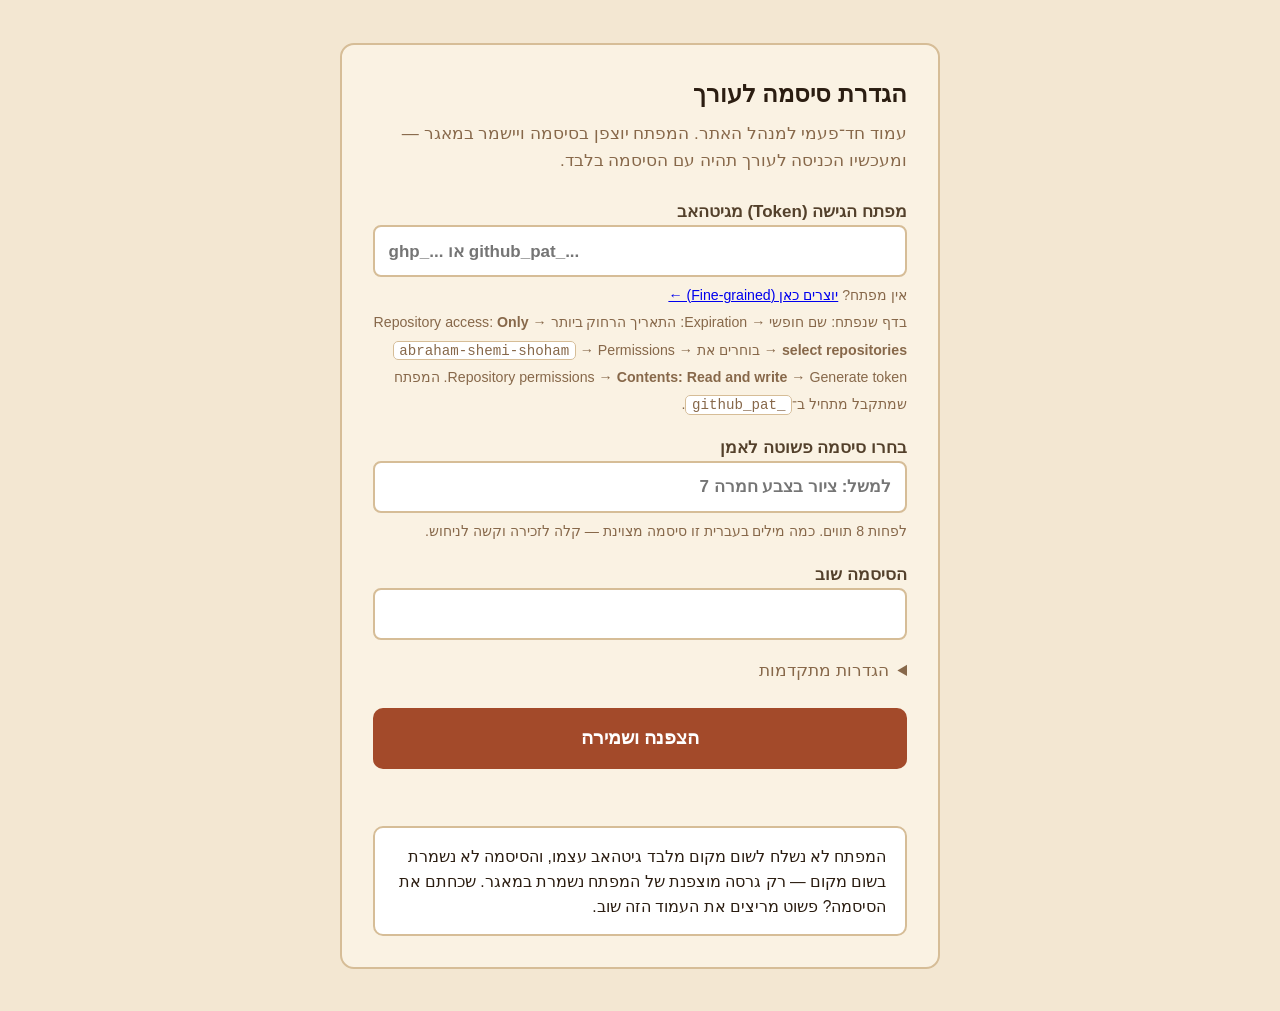
<file: editor/seal.html>
<!doctype html>
<html lang="he" dir="rtl">
<head>
<meta charset="utf-8">
<meta name="viewport" content="width=device-width, initial-scale=1">
<title>הגדרת סיסמה לעורך — אברהם שמי־שהם</title>
<meta name="robots" content="noindex, nofollow">
<style>
:root {
  --bg: #f3e7d2; --surface: #faf2e3; --ink: #2b1d11; --soft: #53402b;
  --muted: #87684a; --line: #d6bd97; --clay: #a34a2a; --clay-deep: #7c3418;
  --ok: #5f7047; --danger: #8e2f28;
}
* { box-sizing: border-box; }
html { font-size: 17px; }
body {
  margin: 0; background: var(--bg); color: var(--ink);
  font-family: -apple-system, 'Segoe UI', 'Helvetica Neue', Arial, sans-serif;
  line-height: 1.6;
}
.wrap { max-width: 640px; margin: 2.5rem auto; padding: 0 1.2rem; }
.card {
  background: var(--surface); border: 2px solid var(--line); border-radius: 14px;
  padding: 1.8rem;
}
h1 { font-size: 1.4rem; margin: 0 0 .4rem; }
.sub { color: var(--muted); margin: 0 0 1.4rem; }
label { display: block; font-weight: 700; color: var(--soft); margin: 1rem 0 .25rem; }
input {
  width: 100%; padding: .6rem .8rem; font: inherit; color: var(--ink);
  border: 2px solid var(--line); border-radius: 8px; background: #fff;
}
small { color: var(--muted); }
details { margin-top: 1rem; }
summary { cursor: pointer; color: var(--muted); }
.btn {
  margin-top: 1.4rem; width: 100%; border: 0; border-radius: 10px;
  padding: .9rem; font: inherit; font-size: 1.1rem; font-weight: 700;
  color: #fff; background: var(--clay); cursor: pointer;
}
.btn:hover { background: var(--clay-deep); }
.btn:disabled { opacity: .5; cursor: wait; }
.err { color: var(--danger); font-weight: 700; min-height: 1.4em; margin-top: .8rem; }
#done { display: none; border-color: var(--ok); }
#done.on { display: block; }
#done h2 { color: var(--ok); margin-top: 0; }
#done a { color: var(--clay); font-weight: 700; }
code { background: #fff; border: 1px solid var(--line); border-radius: 5px; padding: .05em .4em; }
.note {
  background: #fff; border: 2px solid var(--line); border-radius: 10px;
  padding: .9rem 1.1rem; margin-top: 1.2rem; font-size: .92rem;
}
</style>
</head>
<body>
<div class="wrap">
  <div class="card" id="form">
    <h1>הגדרת סיסמה לעורך</h1>
    <p class="sub">עמוד חד־פעמי למנהל האתר. המפתח יוצפן בסיסמה ויישמר במאגר —
      ומעכשיו הכניסה לעורך תהיה עם הסיסמה בלבד.</p>

    <label>מפתח הגישה (Token) מגיטהאב
      <input type="password" id="token" dir="ltr" autocomplete="off" placeholder="ghp_... או github_pat_...">
    </label>
    <small>
      אין מפתח? <a href="https://github.com/settings/personal-access-tokens/new" target="_blank" rel="noopener">יוצרים כאן (Fine-grained) ←</a><br>
      בדף שנפתח: שם חופשי → Expiration: התאריך הרחוק ביותר → Repository access:
      <b>Only select repositories</b> → בוחרים את <code>abraham-shemi-shoham</code> →
      Permissions → Repository permissions → <b>Contents: Read and write</b> →
      Generate token. המפתח שמתקבל מתחיל ב־<code dir="ltr">github_pat_</code>.
    </small>

    <label>בחרו סיסמה פשוטה לאמן
      <input type="text" id="pw1" autocomplete="off" placeholder="למשל: ציור בצבע חמרה 7">
    </label>
    <small>לפחות 8 תווים. כמה מילים בעברית זו סיסמה מצוינת — קלה לזכירה וקשה לניחוש.</small>

    <label>הסיסמה שוב
      <input type="text" id="pw2" autocomplete="off">
    </label>

    <details>
      <summary>הגדרות מתקדמות</summary>
      <label>שם משתמש בגיטהאב <input type="text" id="owner" dir="ltr" value="Kobik-hub"></label>
      <label>שם המאגר <input type="text" id="repo" dir="ltr" value="abraham-shemi-shoham"></label>
    </details>

    <button class="btn" id="go" type="button">הצפנה ושמירה</button>
    <p class="err" id="err"></p>

    <div class="note">
      המפתח לא נשלח לשום מקום מלבד גיטהאב עצמו, והסיסמה לא נשמרת בשום מקום —
      רק גרסה מוצפנת של המפתח נשמרת במאגר. שכחתם את הסיסמה? פשוט מריצים את העמוד הזה שוב.
    </div>
  </div>

  <div class="card" id="done">
    <h2>✓ הסיסמה הוגדרה</h2>
    <p>מעכשיו נכנסים לעורך עם הסיסמה בלבד:</p>
    <p><a href="./" id="editor-link">פתיחת העורך ←</a></p>
    <p>כתבו לאמן את הסיסמה על פתק ליד המחשב. בכניסה הראשונה הדפדפן גם יציע לזכור אותה.</p>
    <p><small>שימו לב: ההגדרה מתעדכנת באתר תוך דקה־שתיים (בניית GitHub Pages).</small></p>
  </div>
</div>

<script>
'use strict';

function $(s) { return document.querySelector(s); }

function b64encBytes(bytes) {
  var s = '';
  for (var i = 0; i < bytes.length; i += 0x8000) {
    s += String.fromCharCode.apply(null, bytes.subarray(i, i + 0x8000));
  }
  return btoa(s);
}
function b64encText(str) { return b64encBytes(new TextEncoder().encode(str)); }

var API_H;
function gh(path, opts) {
  opts = opts || {};
  return fetch('https://api.github.com' + path, {
    method: opts.method || 'GET',
    headers: API_H,
    body: opts.body ? JSON.stringify(opts.body) : undefined
  }).then(function (r) {
    if (!r.ok) return r.json().catch(function () { return {}; }).then(function (d) {
      throw new Error(d.message || ('שגיאה ' + r.status));
    });
    return r.json();
  });
}

function encryptPayload(payloadText, password) {
  var salt = crypto.getRandomValues(new Uint8Array(16));
  var iv = crypto.getRandomValues(new Uint8Array(12));
  var ITER = 600000;
  return crypto.subtle.importKey('raw', new TextEncoder().encode(password), 'PBKDF2', false, ['deriveKey'])
    .then(function (km) {
      return crypto.subtle.deriveKey(
        { name: 'PBKDF2', salt: salt, iterations: ITER, hash: 'SHA-256' },
        km, { name: 'AES-GCM', length: 256 }, false, ['encrypt']);
    })
    .then(function (key) {
      return crypto.subtle.encrypt({ name: 'AES-GCM', iv: iv }, key, new TextEncoder().encode(payloadText));
    })
    .then(function (ct) {
      return {
        v: 1, kdf: 'PBKDF2-SHA256', iter: ITER,
        salt: b64encBytes(salt), iv: b64encBytes(iv), ct: b64encBytes(new Uint8Array(ct))
      };
    });
}

$('#go').addEventListener('click', function () {
  var btn = this;
  var token = $('#token').value.trim();
  var pw1 = $('#pw1').value;
  var pw2 = $('#pw2').value;
  var owner = $('#owner').value.trim();
  var repo = $('#repo').value.trim();
  var err = $('#err');
  err.textContent = '';

  if (!token) { err.textContent = 'חסר המפתח מגיטהאב.'; return; }
  if (pw1.length < 8) { err.textContent = 'הסיסמה קצרה מדי — לפחות 8 תווים.'; return; }
  if (pw1 !== pw2) { err.textContent = 'שתי הסיסמאות לא זהות.'; return; }

  API_H = {
    'Authorization': 'Bearer ' + token,
    'Accept': 'application/vnd.github+json',
    'X-GitHub-Api-Version': '2022-11-28',
    'Content-Type': 'application/json'
  };
  var R = '/repos/' + owner + '/' + repo;

  btn.disabled = true;
  btn.textContent = 'בודק את המפתח…';

  gh(R).then(function (info) {
    if (!info.permissions || !info.permissions.push) {
      throw new Error('למפתח הזה אין הרשאת כתיבה למאגר ' + owner + '/' + repo);
    }
    btn.textContent = 'מצפין…';
    return encryptPayload(JSON.stringify({ token: token, owner: owner, repo: repo, branch: 'main' }), pw1);
  }).then(function (blob) {
    btn.textContent = 'שומר למאגר…';
    var b64 = b64encText(JSON.stringify(blob, null, 1));
    var refSha, baseTree;
    return gh(R + '/git/ref/heads/main').then(function (ref) {
      refSha = ref.object.sha;
      return gh(R + '/git/commits/' + refSha);
    }).then(function (c) {
      baseTree = c.tree.sha;
      return gh(R + '/git/blobs', { method: 'POST', body: { content: b64, encoding: 'base64' } });
    }).then(function (blobObj) {
      return gh(R + '/git/trees', {
        method: 'POST',
        body: { base_tree: baseTree, tree: [{ path: 'editor/secret.json', mode: '100644', type: 'blob', sha: blobObj.sha }] }
      });
    }).then(function (tree) {
      return gh(R + '/git/commits', {
        method: 'POST',
        body: { message: 'הגדרת סיסמה לעורך', tree: tree.sha, parents: [refSha] }
      });
    }).then(function (commit) {
      return gh(R + '/git/refs/heads/main', { method: 'PATCH', body: { sha: commit.sha } });
    });
  }).then(function () {
    /* מחברים גם את המחשב הזה */
    try {
      localStorage.setItem('shemi-gh', JSON.stringify({ token: token, owner: owner, repo: repo, branch: 'main' }));
    } catch (e) {}
    $('#form').style.display = 'none';
    $('#done').classList.add('on');
  }).catch(function (e) {
    err.textContent = e.message;
  }).finally(function () {
    btn.disabled = false;
    btn.textContent = 'הצפנה ושמירה';
  });
});
</script>
</body>
</html>
</file>
<file: assets/css/site.css>
/* ==========================================================================
   אברהם שמי־שהם — אתר האמן
   שפה גרפית בהשראת כתב־יד מאויר: קלף, דיו וחמרה — גוונים אדמתיים.
   Display: Suez One · Body: David Libre · UI: Assistant · RTL · Light + Dark
   ========================================================================== */

/* --- Tokens --------------------------------------------------------------- */

:root {
  /* Parchment & ink */
  --bg:        #f3e7d2;
  --bg-alt:    #ead8bc;
  --surface:   #faf2e3;
  --ink:       #2b1d11;
  --ink-soft:  #53402b;
  --muted:     #87684a;
  --line:      #d6bd97;
  --line-soft: #e5d3b2;

  /* חמרה — red clay accent */
  --clay:      #a34a2a;
  --clay-lit:  #c66b40;
  --clay-pale: #eec19e;
  --clay-deep: #7c3418;

  /* Illumination accents */
  --lapis:     #5f7047;
  --carmine:   #8e2f28;

  --shadow-sm: 0 1px 2px rgba(58, 42, 18, .08), 0 6px 18px rgba(58, 42, 18, .09);
  --shadow-md: 0 2px 6px rgba(58, 42, 18, .10), 0 22px 48px rgba(58, 42, 18, .16);
  --shadow-lg: 0 6px 16px rgba(58, 42, 18, .14), 0 44px 90px rgba(58, 42, 18, .26);

  --display: 'Suez One', 'Frank Ruhl Libre', serif;
  --serif:   'David Libre', 'Frank Ruhl Libre', 'Times New Roman', serif;
  --sans:    'Assistant', -apple-system, 'Segoe UI', Arial, sans-serif;

  --wrap: 1280px;
  --gut: clamp(1.1rem, 4vw, 3.5rem);
  --ease: cubic-bezier(.22, .61, .36, 1);

  --star-tile: url("data:image/svg+xml,%3Csvg xmlns='http://www.w3.org/2000/svg' width='112' height='112'%3E%3Cg fill='none' stroke='%23a34a2a' stroke-width='1'%3E%3Crect x='34' y='34' width='44' height='44'/%3E%3Crect x='34' y='34' width='44' height='44' transform='rotate(45 56 56)'/%3E%3Ccircle cx='56' cy='56' r='3'/%3E%3C/g%3E%3C/svg%3E");
}

[data-theme='dark'] {
  /* Dark umber earth */
  --bg:        #171009;
  --bg-alt:    #1e150d;
  --surface:   #261b11;
  --ink:       #f1e6d2;
  --ink-soft:  #d3c2aa;
  --muted:     #a08a6e;
  --line:      #41301f;
  --line-soft: #2e2315;

  --clay:      #d0714a;
  --clay-lit:  #e2905f;
  --clay-pale: #f5c9a8;
  --clay-deep: #a34e2c;

  --lapis:     #a9b57f;
  --carmine:   #d08074;

  --shadow-sm: 0 1px 3px rgba(0, 0, 0, .5);
  --shadow-md: 0 4px 10px rgba(0, 0, 0, .5), 0 24px 55px rgba(0, 0, 0, .55);
  --shadow-lg: 0 8px 18px rgba(0, 0, 0, .55), 0 48px 100px rgba(0, 0, 0, .7);

  --star-tile: url("data:image/svg+xml,%3Csvg xmlns='http://www.w3.org/2000/svg' width='112' height='112'%3E%3Cg fill='none' stroke='%23d0714a' stroke-width='1'%3E%3Crect x='34' y='34' width='44' height='44'/%3E%3Crect x='34' y='34' width='44' height='44' transform='rotate(45 56 56)'/%3E%3Ccircle cx='56' cy='56' r='3'/%3E%3C/g%3E%3C/svg%3E");
}

/* --- Reset ---------------------------------------------------------------- */

*, *::before, *::after { box-sizing: border-box; }

html { scroll-behavior: smooth; -webkit-text-size-adjust: 100%; }

body {
  margin: 0;
  background: var(--bg);
  color: var(--ink);
  font-family: var(--serif);
  font-size: 1.09rem;
  line-height: 1.82;
  -webkit-font-smoothing: antialiased;
  overflow-x: hidden;
}

/* Layer 1: paper grain. Layer 2: faint eight-pointed-star lattice. */
body::before {
  content: '';
  position: fixed;
  inset: 0;
  z-index: 0;
  pointer-events: none;
  opacity: .34;
  background-image: url("data:image/svg+xml,%3Csvg xmlns='http://www.w3.org/2000/svg' width='180' height='180'%3E%3Cfilter id='n'%3E%3CfeTurbulence type='fractalNoise' baseFrequency='.85' numOctaves='3'/%3E%3C/filter%3E%3Crect width='100%25' height='100%25' filter='url(%23n)' opacity='.3'/%3E%3C/svg%3E");
}
body::after {
  content: '';
  position: fixed;
  inset: 0;
  z-index: 0;
  pointer-events: none;
  opacity: .05;
  background-image: var(--star-tile);
  background-size: 112px 112px;
}
[data-theme='dark'] body::before { opacity: .14; }
[data-theme='dark'] body::after { opacity: .055; }

img { max-width: 100%; display: block; }
a { color: inherit; text-decoration: none; }
button { font: inherit; color: inherit; border: 0; background: none; cursor: pointer; }

h1, h2, h3, h4 {
  font-family: var(--display);
  font-weight: 400;
  line-height: 1.16;
  margin: 0;
  text-wrap: balance;
}

p { margin: 0 0 1.15em; }
p:last-child { margin-bottom: 0; }

::selection { background: var(--clay); color: #fff8e6; }

:focus-visible {
  outline: 2px solid var(--clay);
  outline-offset: 3px;
  border-radius: 2px;
}

/* --- Accent text ------------------------------------------------------------ */

/* Flat, matte clay — no metallic sheen, no shimmer. */
.gilded { color: var(--clay); }

/* --- Layout helpers -------------------------------------------------------- */

.wrap {
  position: relative;
  z-index: 1;
  width: min(100% - var(--gut) * 2, var(--wrap));
  margin-inline: auto;
}

.section { padding-block: clamp(4rem, 10vw, 8.5rem); position: relative; z-index: 1; }
.section--tight { padding-block: clamp(2.5rem, 6vw, 4.5rem); }

.section--alt {
  background: var(--bg-alt);
  border-block: 1px solid var(--line-soft);
  box-shadow: inset 0 1px 0 rgba(255, 255, 255, .35), inset 0 -1px 0 rgba(255, 255, 255, .35);
}
[data-theme='dark'] .section--alt {
  box-shadow: inset 0 1px 0 rgba(255, 255, 255, .03), inset 0 -1px 0 rgba(255, 255, 255, .03);
}

/* Kicker: clay small-caps with a diamond. */
.kicker {
  display: flex;
  align-items: center;
  gap: .75rem;
  font-family: var(--sans);
  font-size: .78rem;
  font-weight: 600;
  letter-spacing: .24em;
  color: var(--clay);
  margin: 0 0 1.1rem;
}
.kicker::before {
  content: '';
  width: 9px;
  height: 9px;
  border: 1px solid currentColor;
  transform: rotate(45deg);
  flex: none;
}
.kicker::after {
  content: '';
  flex: 0 0 3.4rem;
  height: 1px;
  background: linear-gradient(to left, currentColor, transparent);
  opacity: .6;
}

/* Ornamental divider: line ◆ line with dots. */
.flourish {
  display: flex;
  align-items: center;
  gap: 1rem;
  margin: 1.6rem 0 0;
  color: var(--clay);
}
.flourish::before, .flourish::after {
  content: '';
  flex: 1;
  height: 1px;
  background: linear-gradient(to var(--_dir, left), transparent, var(--line));
}
.flourish::before { --_dir: right; }
.flourish span {
  flex: none;
  width: 84px;
  height: 18px;
  background-image: url("data:image/svg+xml,%3Csvg xmlns='http://www.w3.org/2000/svg' viewBox='0 0 84 18'%3E%3Cg fill='none' stroke='%23a34a2a'%3E%3Cpath d='M42 2 L49 9 L42 16 L35 9 Z'/%3E%3Ccircle cx='24' cy='9' r='1.6' fill='%23a34a2a' stroke='none'/%3E%3Ccircle cx='60' cy='9' r='1.6' fill='%23a34a2a' stroke='none'/%3E%3Cpath d='M0 9 H18 M66 9 H84'/%3E%3C/g%3E%3C/svg%3E");
  background-repeat: no-repeat;
  background-position: center;
}
[data-theme='dark'] .flourish span {
  background-image: url("data:image/svg+xml,%3Csvg xmlns='http://www.w3.org/2000/svg' viewBox='0 0 84 18'%3E%3Cg fill='none' stroke='%23d0714a'%3E%3Cpath d='M42 2 L49 9 L42 16 L35 9 Z'/%3E%3Ccircle cx='24' cy='9' r='1.6' fill='%23d0714a' stroke='none'/%3E%3Ccircle cx='60' cy='9' r='1.6' fill='%23d0714a' stroke='none'/%3E%3Cpath d='M0 9 H18 M66 9 H84'/%3E%3C/g%3E%3C/svg%3E");
}

.section__head { max-width: 64ch; margin-bottom: clamp(2.2rem, 4.5vw, 3.75rem); }
.section__head h2 { font-size: clamp(2rem, 4.6vw, 3.4rem); }
.section__head p {
  margin-top: 1.1rem;
  color: var(--muted);
  font-size: 1.1rem;
  max-width: 58ch;
}

.lede {
  font-size: clamp(1.16rem, 2.1vw, 1.38rem);
  line-height: 1.72;
  color: var(--ink-soft);
}

/* --- Buttons --------------------------------------------------------------- */

.btn {
  position: relative;
  display: inline-flex;
  align-items: center;
  gap: .6rem;
  padding: .9rem 1.9rem;
  font-family: var(--sans);
  font-size: .95rem;
  font-weight: 600;
  letter-spacing: .04em;
  border: 1px solid var(--clay);
  transition: transform .35s var(--ease), box-shadow .35s var(--ease),
              background .35s var(--ease), color .35s var(--ease);
}
/* Notched manuscript corners. */
.btn::before, .btn::after {
  content: '';
  position: absolute;
  width: 7px;
  height: 7px;
  border: 1px solid var(--clay);
  transform: rotate(45deg);
  background: var(--bg);
}
.btn::before { top: -4px; inset-inline-start: -4px; }
.btn::after  { bottom: -4px; inset-inline-end: -4px; }

.btn:hover { transform: translateY(-2px); box-shadow: var(--shadow-sm); }

.btn--solid {
  background: var(--clay);
  color: #fdf5e8;
}
.btn--solid:hover { background: var(--clay-deep); }
.btn--solid::before, .btn--solid::after { background: var(--clay); }

.btn--ghost { color: var(--clay); background: transparent; }
.btn--ghost:hover { background: color-mix(in srgb, var(--clay) 10%, transparent); }

.btn__arrow { transition: transform .35s var(--ease); }
.btn:hover .btn__arrow { transform: translateX(-4px); }

/* --- Header ----------------------------------------------------------------- */

.site-header {
  position: sticky;
  top: 0;
  z-index: 60;
  background: color-mix(in srgb, var(--bg) 88%, transparent);
  backdrop-filter: saturate(150%) blur(14px);
  -webkit-backdrop-filter: saturate(150%) blur(14px);
}
/* Double clay rule under the header. */
.site-header::after {
  content: '';
  position: absolute;
  inset-inline: 0;
  bottom: 0;
  height: 4px;
  background:
    linear-gradient(to left, transparent, var(--clay) 18%, var(--clay) 82%, transparent) top / 100% 1px no-repeat,
    linear-gradient(to left, transparent, var(--line) 24%, var(--line) 76%, transparent) bottom / 100% 1px no-repeat;
  opacity: .55;
  pointer-events: none;
}

.site-header__inner {
  display: flex;
  align-items: center;
  gap: 1.25rem;
  min-height: 82px;
}

.brand { display: flex; align-items: center; gap: .85rem; margin-inline-end: auto; }
.brand__mark {
  display: grid;
  place-items: center;
  width: 46px;
  height: 46px;
  font-family: var(--display);
  font-size: 1.25rem;
  color: var(--clay);
  flex: none;
  background-image: url("data:image/svg+xml,%3Csvg xmlns='http://www.w3.org/2000/svg' viewBox='0 0 46 46'%3E%3Cg fill='none' stroke='%23a34a2a'%3E%3Crect x='10' y='10' width='26' height='26'/%3E%3Crect x='10' y='10' width='26' height='26' transform='rotate(45 23 23)'/%3E%3C/g%3E%3C/svg%3E");
  background-size: contain;
  transition: transform .6s var(--ease);
}
.brand:hover .brand__mark { transform: rotate(45deg); }
[data-theme='dark'] .brand__mark {
  background-image: url("data:image/svg+xml,%3Csvg xmlns='http://www.w3.org/2000/svg' viewBox='0 0 46 46'%3E%3Cg fill='none' stroke='%23d0714a'%3E%3Crect x='10' y='10' width='26' height='26'/%3E%3Crect x='10' y='10' width='26' height='26' transform='rotate(45 23 23)'/%3E%3C/g%3E%3C/svg%3E");
}
.brand__name {
  font-family: var(--display);
  font-size: 1.22rem;
  line-height: 1.1;
  letter-spacing: .01em;
}
.brand__role {
  display: block;
  font-family: var(--sans);
  font-size: .67rem;
  font-weight: 600;
  letter-spacing: .3em;
  color: var(--clay);
  margin-top: .18rem;
}

.nav { display: flex; align-items: center; gap: .4rem; font-family: var(--sans); }
.nav a {
  position: relative;
  padding: .55rem 1rem;
  font-size: .98rem;
  font-weight: 500;
  color: var(--ink-soft);
  transition: color .25s var(--ease);
}
.nav a::after {
  content: '◆';
  position: absolute;
  inset-inline: 0;
  bottom: -.1rem;
  font-size: .45rem;
  text-align: center;
  color: var(--clay);
  opacity: 0;
  transform: translateY(4px);
  transition: opacity .3s var(--ease), transform .3s var(--ease);
}
.nav a:hover { color: var(--ink); }
.nav a:hover::after, .nav a[aria-current='page']::after { opacity: 1; transform: none; }
.nav a[aria-current='page'] { color: var(--ink); font-weight: 600; }

.icon-btn {
  display: grid;
  place-items: center;
  width: 42px;
  height: 42px;
  border: 1px solid var(--line);
  border-radius: 50%;
  color: var(--ink-soft);
  transition: border-color .3s var(--ease), color .3s var(--ease), transform .3s var(--ease);
  flex: none;
}
.icon-btn:hover { border-color: var(--clay); color: var(--clay); transform: rotate(-18deg); }

.theme-toggle .moon { display: none; }
[data-theme='dark'] .theme-toggle .sun { display: none; }
[data-theme='dark'] .theme-toggle .moon { display: block; }

.nav-toggle { display: none; }

/* --- Hero -------------------------------------------------------------------- */

.hero {
  position: relative;
  z-index: 1;
  padding-block: clamp(3rem, 7vw, 6.5rem) clamp(3.5rem, 8vw, 7.5rem);
  overflow: hidden;
}
/* Giant watermark shin. */
.hero .wrap::before {
  content: 'ש';
  position: absolute;
  inset-inline-start: -4rem;
  top: -6rem;
  z-index: -1;
  font-family: var(--display);
  font-size: clamp(20rem, 42vw, 34rem);
  line-height: 1;
  color: var(--clay);
  opacity: .05;
  pointer-events: none;
}

.hero__grid {
  display: grid;
  grid-template-columns: 1.04fr .96fr;
  gap: clamp(2.5rem, 6vw, 5.5rem);
  align-items: center;
}

.hero h1 {
  font-size: clamp(3rem, 8.4vw, 6.2rem);
  line-height: 1.04;
}
.hero h1 .thin {
  display: block;
  font-family: var(--serif);
  font-weight: 500;
  color: var(--ink-soft);
  font-size: .34em;
  letter-spacing: .5em;
  margin-bottom: .7rem;
}

.hero__text .lede { margin-top: 1.7rem; max-width: 44ch; }
.hero__actions { display: flex; flex-wrap: wrap; gap: 1rem; margin-top: 2.4rem; }

.hero__meta {
  display: flex;
  flex-wrap: wrap;
  gap: 1.5rem 2.9rem;
  margin-top: 3rem;
  padding-top: 1.9rem;
  border-top: 1px solid var(--line);
  position: relative;
}
.hero__meta::before {
  content: '◆';
  position: absolute;
  top: -.62rem;
  inset-inline-start: 0;
  font-size: .55rem;
  color: var(--clay);
  background: var(--bg);
  padding-inline-end: .5rem;
}
.hero__meta div { line-height: 1.25; }
.hero__meta b {
  display: block;
  font-family: var(--display);
  font-size: 2rem;
  font-weight: 400;
}
.hero__meta b { color: var(--clay); }
.hero__meta span {
  font-family: var(--sans);
  font-size: .78rem;
  font-weight: 600;
  letter-spacing: .16em;
  color: var(--muted);
}

/* Hero art: arched niche + rotating micrography ring + small framed canvas. */
.hero__art {
  position: relative;
  aspect-ratio: 1 / 1.08;
  max-width: 560px;
  justify-self: start;
  width: 100%;
}

.hero__ring {
  position: absolute;
  inset: -3% auto auto -6%;
  width: 62%;
  aspect-ratio: 1;
  z-index: 1;
  color: var(--clay);
  opacity: .8;
  animation: spin 70s linear infinite;
}
@keyframes spin { to { transform: rotate(360deg); } }
.hero__ring text {
  font-family: var(--serif);
  font-size: 14px;
  fill: currentColor;
}

.hero__main {
  position: absolute;
  inset-inline-end: 0;
  top: 4%;
  width: 66%;
  margin: 0;
  z-index: 3;
}
.hero__side {
  position: absolute;
  inset-inline-start: 2%;
  bottom: 0;
  width: 46%;
  margin: 0;
  z-index: 4;
  animation: floaty 12s ease-in-out infinite;
}
@keyframes floaty {
  0%, 100% { transform: translateY(0); }
  50%      { transform: translateY(-12px); }
}

.hero__star {
  position: absolute;
  color: var(--clay);
  z-index: 2;
  opacity: .75;
}
.hero__star.s1 { width: 30px; inset-inline-start: 8%; top: 6%; opacity: .5; }
.hero__star.s2 { width: 18px; inset-inline-end: 4%; bottom: 26%; opacity: .4; }

/* --- Frames ------------------------------------------------------------------ */

/* Rectangular museum frame: clay edge + parchment mat + inner hairline. */
.frame {
  background: var(--surface);
  padding: 12px;
  border: 1px solid var(--clay);
  box-shadow: var(--shadow-md);
  position: relative;
}
.frame::after {
  content: '';
  position: absolute;
  inset: 6px;
  border: 1px solid color-mix(in srgb, var(--clay) 45%, transparent);
  pointer-events: none;
}
.frame img { width: 100%; height: auto; }

/* Arched niche frame — like a synagogue window. */
.arch-frame {
  --arch: 999px;
  background: var(--surface);
  padding: 14px 14px 16px;
  border: 1px solid var(--clay);
  border-radius: var(--arch) var(--arch) 6px 6px;
  box-shadow: var(--shadow-lg);
  position: relative;
}
.arch-frame::after {
  content: '';
  position: absolute;
  inset: 7px;
  border: 1px solid color-mix(in srgb, var(--clay) 45%, transparent);
  border-radius: inherit;
  pointer-events: none;
}
.arch-frame img {
  width: 100%;
  height: 100%;
  object-fit: cover;
  border-radius: calc(var(--arch) - 8px) calc(var(--arch) - 8px) 3px 3px;
}
.hero__main.arch-frame { aspect-ratio: 3.05 / 4; }
.hero__main.arch-frame img { aspect-ratio: auto; height: calc(100% - 0px); }

/* --- Series cards (arched niches) -------------------------------------------- */

.series-grid {
  display: grid;
  grid-template-columns: repeat(5, 1fr);
  gap: clamp(1rem, 2vw, 1.6rem);
  align-items: end;
}

.series-card {
  position: relative;
  display: block;
  background: var(--surface);
  border: 1px solid var(--line);
  border-radius: 999px 999px 8px 8px;
  padding: 10px 10px 1.25rem;
  text-align: center;
  box-shadow: var(--shadow-sm);
  transition: transform .55s var(--ease), box-shadow .55s var(--ease), border-color .55s var(--ease);
}
.series-card:hover { transform: translateY(-10px); box-shadow: var(--shadow-md); border-color: var(--clay); }
.series-card:nth-child(even) { margin-top: 1.6rem; }

.series-card__img {
  position: relative;
  aspect-ratio: 3 / 4.15;
  overflow: hidden;
  border-radius: 999px 999px 4px 4px;
  background: var(--bg-alt);
}
.series-card__img img {
  width: 100%;
  height: 100%;
  object-fit: cover;
  transition: transform 1.2s var(--ease);
}
.series-card:hover .series-card__img img { transform: scale(1.08); }
.series-card__img::after {
  content: '';
  position: absolute;
  inset: 0;
  border-radius: inherit;
  box-shadow: inset 0 0 0 1px color-mix(in srgb, var(--clay) 40%, transparent),
              inset 0 -46px 46px -28px rgba(30, 16, 8, .55);
}

.series-card__num {
  position: absolute;
  top: 14px;
  inset-inline-start: 50%;
  translate: 50% 0;
  z-index: 2;
  display: grid;
  place-items: center;
  width: 34px;
  height: 34px;
  font-family: var(--sans);
  font-size: .72rem;
  font-weight: 700;
  letter-spacing: .05em;
  color: var(--clay);
  background: color-mix(in srgb, var(--surface) 88%, transparent);
  border: 1px solid var(--clay);
  transform: rotate(45deg);
  transition: transform .55s var(--ease), background .55s var(--ease), color .55s var(--ease);
}
.series-card__num i { font-style: normal; transform: rotate(-45deg); }
.series-card:hover .series-card__num { transform: rotate(225deg); background: var(--clay); color: #fff8e2; }
.series-card:hover .series-card__num i { transform: rotate(-225deg); }

.series-card__body { padding: 1.05rem .4rem 0; }
.series-card__body h3 { font-size: 1.13rem; line-height: 1.3; }
.series-card__count {
  display: inline-flex;
  align-items: center;
  gap: .45rem;
  margin-top: .45rem;
  font-family: var(--sans);
  font-size: .74rem;
  font-weight: 600;
  letter-spacing: .18em;
  color: var(--clay);
}
.series-card__count::before, .series-card__count::after {
  content: '';
  width: 12px;
  height: 1px;
  background: currentColor;
  opacity: .5;
}
.series-card__blurb {
  margin: .6rem 0 0;
  font-size: .92rem;
  line-height: 1.6;
  color: var(--muted);
  display: -webkit-box;
  -webkit-line-clamp: 3;
  -webkit-box-orient: vertical;
  overflow: hidden;
}

/* --- Horizontal strip --------------------------------------------------------- */

.strip {
  display: flex;
  gap: clamp(1.1rem, 2.4vw, 1.9rem);
  overflow-x: auto;
  scroll-snap-type: x mandatory;
  padding: .6rem .2rem 1.5rem;
  scrollbar-width: thin;
  scrollbar-color: var(--clay) transparent;
}
.strip::-webkit-scrollbar { height: 4px; }
.strip::-webkit-scrollbar-thumb { background: var(--clay); border-radius: 4px; }

.strip figure {
  flex: 0 0 auto;
  width: clamp(200px, 24vw, 300px);
  margin: 0;
  scroll-snap-align: start;
  cursor: zoom-in;
}
.strip .frame {
  display: block;
  padding: 10px;
  box-shadow: var(--shadow-sm);
  transition: transform .5s var(--ease), box-shadow .5s var(--ease);
}
.strip figure:hover .frame { transform: translateY(-7px) rotate(-.5deg); box-shadow: var(--shadow-md); }
.strip .frame img { aspect-ratio: 4 / 5; object-fit: cover; }
.strip figcaption {
  margin-top: .85rem;
  font-family: var(--display);
  font-size: 1.02rem;
  text-align: center;
}
.strip figcaption small {
  display: block;
  margin-top: .15rem;
  font-family: var(--sans);
  font-size: .72rem;
  font-weight: 600;
  letter-spacing: .16em;
  color: var(--clay);
}

/* --- Split feature ------------------------------------------------------------- */

.split {
  display: grid;
  grid-template-columns: .92fr 1.08fr;
  gap: clamp(2.2rem, 5.5vw, 5rem);
  align-items: center;
}
.split__media { position: relative; }
.split__media .frame, .split__media > img { width: 100%; }
.split__media > img { box-shadow: var(--shadow-md); }
/* Clay star pinned behind the image corner. */
.split__media::before {
  content: '';
  position: absolute;
  inset-inline-start: -26px;
  top: -26px;
  width: 74px;
  height: 74px;
  background-image: var(--star-tile);
  background-size: 112px;
  background-position: center;
  opacity: .5;
  z-index: -1;
}

.quote {
  margin: 2.1rem 0 0;
  padding: 1.4rem 1.6rem;
  border-inline-start: 3px solid var(--clay);
  background: color-mix(in srgb, var(--clay) 7%, transparent);
  font-family: var(--serif);
  font-size: clamp(1.15rem, 2vw, 1.42rem);
  font-weight: 500;
  line-height: 1.6;
  position: relative;
}
.quote::before {
  content: '”';
  position: absolute;
  top: -.4rem;
  inset-inline-start: .9rem;
  font-family: var(--display);
  font-size: 3rem;
  color: var(--clay);
  opacity: .5;
}

/* --- Page head ------------------------------------------------------------------ */

.page-head {
  position: relative;
  padding-block: clamp(3rem, 7vw, 5.5rem) clamp(1.75rem, 3.5vw, 3rem);
  overflow: hidden;
}
.page-head::before {
  content: '';
  position: absolute;
  inset-inline-end: -90px;
  top: -90px;
  width: 340px;
  height: 340px;
  background-image: var(--star-tile);
  background-size: 112px;
  opacity: .12;
  transform: rotate(14deg);
  pointer-events: none;
}
.page-head h1 { font-size: clamp(2.5rem, 6.6vw, 4.6rem); }
.page-head p { margin-top: 1.15rem; color: var(--muted); max-width: 60ch; font-size: 1.08rem; }

kbd {
  display: inline-block;
  padding: .06em .5em;
  border: 1px solid var(--line);
  border-bottom-width: 2px;
  border-radius: 4px;
  background: var(--surface);
  font-family: var(--sans);
  font-size: .8em;
  color: var(--ink-soft);
}

/* --- Gallery --------------------------------------------------------------------- */

.filters {
  position: sticky;
  top: 82px;
  z-index: 40;
  display: flex;
  flex-wrap: wrap;
  gap: .55rem;
  padding-block: 1rem 1.1rem;
  margin-bottom: 2.2rem;
  background: color-mix(in srgb, var(--bg) 93%, transparent);
  backdrop-filter: blur(12px);
  -webkit-backdrop-filter: blur(12px);
  border-bottom: 1px solid var(--line);
}
.filter {
  padding: .5rem 1.2rem;
  border: 1px solid var(--line);
  font-family: var(--sans);
  font-size: .9rem;
  font-weight: 600;
  letter-spacing: .02em;
  color: var(--ink-soft);
  white-space: nowrap;
  transition: all .3s var(--ease);
  position: relative;
}
.filter:hover { border-color: var(--clay); color: var(--clay); }
.filter[aria-pressed='true'] {
  background: var(--clay);
  border-color: var(--clay);
  color: #fdf5e8;
}
.filter b { font-weight: 400; opacity: .6; font-size: .82em; margin-inline-start: .35rem; }

.grid { columns: 4; column-gap: clamp(.9rem, 1.8vw, 1.5rem); }

.work {
  break-inside: avoid;
  margin-bottom: clamp(.9rem, 1.8vw, 1.5rem);
  position: relative;
  display: block;
  width: 100%;
  padding: 10px;
  cursor: zoom-in;
  background: var(--surface);
  border: 1px solid var(--line);
  box-shadow: var(--shadow-sm);
  text-align: start;
  transition: transform .45s var(--ease), box-shadow .45s var(--ease), border-color .45s var(--ease);
}
.work::after {
  content: '';
  position: absolute;
  inset: 5px;
  border: 1px solid color-mix(in srgb, var(--clay) 35%, transparent);
  pointer-events: none;
  transition: border-color .45s var(--ease);
}
.work:hover { transform: translateY(-5px); border-color: var(--clay); box-shadow: var(--shadow-md); }
.work:hover::after { border-color: color-mix(in srgb, var(--clay) 70%, transparent); }
.work img { width: 100%; height: auto; background: var(--bg-alt); }
.work.is-hidden { display: none; }

.work__cap {
  position: absolute;
  inset-inline: 10px;
  bottom: 10px;
  padding: 2.4rem .85rem .7rem;
  background: linear-gradient(to top, rgba(26, 14, 6, .88), transparent);
  color: #f6eeda;
  opacity: 0;
  transform: translateY(8px);
  transition: opacity .38s var(--ease), transform .38s var(--ease);
}
.work:hover .work__cap, .work:focus-visible .work__cap { opacity: 1; transform: none; }
.work__cap strong { display: block; font-family: var(--display); font-size: 1.02rem; font-weight: 400; }
.work__cap span {
  font-family: var(--sans);
  font-size: .7rem;
  font-weight: 600;
  letter-spacing: .14em;
  color: var(--clay-pale);
}

.grid-empty { padding: 4rem 0; text-align: center; color: var(--muted); }

/* --- Lightbox --------------------------------------------------------------------- */

.lightbox {
  position: fixed;
  inset: 0;
  z-index: 100;
  display: grid;
  grid-template-rows: auto 1fr auto;
  gap: .9rem;
  padding: clamp(.8rem, 2vw, 1.6rem);
  background: rgba(14, 9, 5, .94);
  backdrop-filter: blur(12px);
  -webkit-backdrop-filter: blur(12px);
  opacity: 0;
  visibility: hidden;
  transition: opacity .35s var(--ease), visibility .35s;
}
.lightbox.is-open { opacity: 1; visibility: visible; }

.lightbox__bar { display: flex; align-items: center; gap: 1rem; color: rgba(246, 238, 218, .72); }
.lightbox__counter {
  font-family: var(--sans);
  font-size: .84rem;
  letter-spacing: .16em;
  margin-inline-end: auto;
  font-variant-numeric: tabular-nums;
  /* Keep "4 / 86" in that order inside an RTL page. */
  direction: ltr;
  unicode-bidi: isolate;
}
.lightbox__close {
  display: grid;
  place-items: center;
  width: 44px;
  height: 44px;
  border: 1px solid rgba(207, 122, 80, .5);
  border-radius: 50%;
  color: #f2c1a0;
  transition: all .3s var(--ease);
}
.lightbox__close:hover { background: #cf7a50; border-color: #cf7a50; color: #2a130a; transform: rotate(90deg); }

.lightbox__stage { position: relative; display: grid; place-items: center; min-height: 0; }
.lightbox__stage img {
  --mat: clamp(6px, 1.2vw, 12px);
  max-width: min(100% - 2 * var(--mat), 1080px);
  max-height: calc(100% - 2 * var(--mat));
  min-width: 0;
  min-height: 0;
  width: auto;
  height: auto;
  object-fit: contain;
  background: #f6efdd;
  /* Parchment mat + clay rim drawn as shadows, so they never affect layout. */
  box-shadow:
    0 0 0 var(--mat) #f6efdd,
    0 0 0 calc(var(--mat) + 1px) #cf7a50,
    0 34px 90px rgba(0, 0, 0, .65);
  animation: pop .4s var(--ease);
}
@keyframes pop { from { opacity: 0; transform: scale(.965); } }

.lightbox__nav {
  position: absolute;
  top: 50%;
  transform: translateY(-50%);
  display: grid;
  place-items: center;
  width: 54px;
  height: 54px;
  border-radius: 50%;
  border: 1px solid rgba(207, 122, 80, .4);
  background: rgba(26, 15, 8, .55);
  color: #f2c1a0;
  transition: background .3s var(--ease), border-color .3s var(--ease);
}
.lightbox__nav:hover { background: rgba(207, 122, 80, .25); border-color: #cf7a50; }
/* RTL reading order: "next" continues leftward, "prev" returns rightward. */
.lightbox__nav--prev { inset-inline-start: .5rem; }
.lightbox__nav--next { inset-inline-end: .5rem; }

.lightbox__meta { text-align: center; color: #f6eeda; }
.lightbox__meta strong { display: block; font-family: var(--display); font-size: 1.4rem; font-weight: 400; }
.lightbox__meta span {
  font-family: var(--sans);
  font-size: .76rem;
  font-weight: 600;
  letter-spacing: .18em;
  color: #cf7a50;
}

/* --- About ------------------------------------------------------------------------- */

.prose { max-width: 66ch; }
.prose p { color: var(--ink-soft); }

/* Illuminated drop cap. */
.dropcap::first-letter {
  font-family: var(--display);
  font-size: 3.3em;
  line-height: .82;
  float: right;
  margin-inline-end: .18em;
  margin-top: .08em;
  color: var(--clay);
}

.cv { display: grid; grid-template-columns: repeat(auto-fit, minmax(310px, 1fr)); gap: clamp(2.2rem, 5vw, 4.5rem); }

.cv h3 {
  display: flex;
  align-items: center;
  gap: .8rem;
  font-size: 1.5rem;
  padding-bottom: .9rem;
  margin-bottom: 1.5rem;
  border-bottom: 1px solid var(--line);
}
.cv h3::after {
  content: '';
  width: 9px;
  height: 9px;
  border: 1px solid var(--clay);
  transform: rotate(45deg);
}

.timeline { list-style: none; margin: 0; padding: 0; }
.timeline li {
  position: relative;
  display: grid;
  grid-template-columns: 4.6rem 1fr;
  gap: 1.1rem;
  padding: .68rem 0;
  border-bottom: 1px dashed var(--line-soft);
  font-size: 1rem;
  align-items: baseline;
}
.timeline li:last-child { border-bottom: 0; }
.timeline time {
  font-family: var(--display);
  color: var(--clay);
  font-variant-numeric: tabular-nums;
  font-size: 1.02rem;
}
.timeline span { color: var(--ink-soft); }

.awards { list-style: none; margin: 0; padding: 0; display: grid; gap: 1.1rem; }
.awards li {
  position: relative;
  padding: 1.3rem 1.5rem 1.3rem 3.6rem;
  background: var(--surface);
  border: 1px solid var(--line);
  border-inline-start: 3px solid var(--clay);
  box-shadow: var(--shadow-sm);
  font-size: 1.02rem;
  color: var(--ink-soft);
}
/* Clay rosette seal on the far edge. */
.awards li::after {
  content: '';
  position: absolute;
  inset-inline-end: 1.1rem;
  top: 50%;
  translate: 0 -50%;
  width: 30px;
  height: 30px;
  background-image: url("data:image/svg+xml,%3Csvg xmlns='http://www.w3.org/2000/svg' viewBox='0 0 30 30'%3E%3Cg fill='none' stroke='%23a34a2a'%3E%3Crect x='7' y='7' width='16' height='16'/%3E%3Crect x='7' y='7' width='16' height='16' transform='rotate(45 15 15)'/%3E%3Ccircle cx='15' cy='15' r='2.4' fill='%23a34a2a' stroke='none'/%3E%3C/g%3E%3C/svg%3E");
  opacity: .8;
}
[data-theme='dark'] .awards li::after {
  background-image: url("data:image/svg+xml,%3Csvg xmlns='http://www.w3.org/2000/svg' viewBox='0 0 30 30'%3E%3Cg fill='none' stroke='%23d0714a'%3E%3Crect x='7' y='7' width='16' height='16'/%3E%3Crect x='7' y='7' width='16' height='16' transform='rotate(45 15 15)'/%3E%3Ccircle cx='15' cy='15' r='2.4' fill='%23d0714a' stroke='none'/%3E%3C/g%3E%3C/svg%3E");
}
.awards li strong { color: var(--ink); }

.note { font-size: .95rem; color: var(--muted); font-style: italic; }

/* --- Contact ------------------------------------------------------------------------ */

.contact-card {
  position: relative;
  display: grid;
  grid-template-columns: repeat(auto-fit, minmax(240px, 1fr));
  gap: 1.7rem;
  padding: clamp(2rem, 4.5vw, 3.4rem);
  background: var(--surface);
  border: 1px solid var(--clay);
  box-shadow: var(--shadow-md);
}
.contact-card::before {
  content: '';
  position: absolute;
  inset: 7px;
  border: 1px solid color-mix(in srgb, var(--clay) 40%, transparent);
  pointer-events: none;
}
.contact-card > div { position: relative; }
.contact-card dt {
  font-family: var(--sans);
  font-size: .74rem;
  font-weight: 700;
  letter-spacing: .22em;
  color: var(--clay);
  margin-bottom: .4rem;
}
.contact-card dd { margin: 0; font-family: var(--display); font-size: 1.35rem; }
.contact-card dd a { transition: color .3s var(--ease); }
.contact-card dd a:hover { color: var(--clay); }

/* --- Footer ------------------------------------------------------------------------- */

.site-footer {
  position: relative;
  z-index: 1;
  margin-top: clamp(2rem, 5vw, 4rem);
  padding-block: clamp(3rem, 6vw, 4.5rem) 2rem;
  background: #1c120a;
  color: #ecdfc9;
  overflow: hidden;
}
[data-theme='dark'] .site-footer { background: #120b06; }
/* Clay lattice band across the top edge. */
.site-footer::before {
  content: '';
  position: absolute;
  inset-inline: 0;
  top: 0;
  height: 56px;
  background-image: url("data:image/svg+xml,%3Csvg xmlns='http://www.w3.org/2000/svg' width='112' height='112'%3E%3Cg fill='none' stroke='%23cf7a50' stroke-width='1'%3E%3Crect x='34' y='34' width='44' height='44'/%3E%3Crect x='34' y='34' width='44' height='44' transform='rotate(45 56 56)'/%3E%3Ccircle cx='56' cy='56' r='3'/%3E%3C/g%3E%3C/svg%3E");
  background-size: 112px;
  background-position: center top;
  opacity: .12;
  pointer-events: none;
  -webkit-mask-image: linear-gradient(to bottom, #000, transparent);
  mask-image: linear-gradient(to bottom, #000, transparent);
}
.site-footer::after {
  content: '';
  position: absolute;
  inset-inline: 0;
  top: 0;
  height: 1px;
  background: linear-gradient(to left, transparent, #cf7a50 22%, #cf7a50 78%, transparent);
  opacity: .6;
}

.site-footer .kicker { color: #cf7a50; }
.site-footer__top {
  display: flex;
  flex-wrap: wrap;
  gap: 1.6rem 3rem;
  align-items: flex-end;
  justify-content: space-between;
  padding-bottom: 2.1rem;
  border-bottom: 1px solid rgba(207, 122, 80, .22);
}
.site-footer h2 { font-size: clamp(1.6rem, 3.6vw, 2.5rem); color: #f6eeda; }
.site-footer__links { display: flex; flex-wrap: wrap; gap: 1.5rem; font-family: var(--sans); font-size: .96rem; }
.site-footer__links a { color: #d8bfa2; transition: color .3s var(--ease); }
.site-footer__links a:hover { color: #f2c1a0; }
.site-footer__base {
  display: flex;
  flex-wrap: wrap;
  gap: .6rem 1.5rem;
  justify-content: space-between;
  padding-top: 1.7rem;
  font-family: var(--sans);
  font-size: .84rem;
  color: #ab937a;
}

/* --- Reveal on scroll ----------------------------------------------------------------- */

.reveal { opacity: 0; transform: translateY(24px); transition: opacity .85s var(--ease), transform .85s var(--ease); }
.reveal.is-in { opacity: 1; transform: none; }

/* --- Responsive ------------------------------------------------------------------------ */

@media (max-width: 1120px) {
  .grid { columns: 3; }
  .series-grid {
    display: flex;
    overflow-x: auto;
    scroll-snap-type: x mandatory;
    padding-bottom: 1.2rem;
    scrollbar-width: thin;
    scrollbar-color: var(--clay) transparent;
  }
  .series-grid .series-card { flex: 0 0 236px; scroll-snap-align: start; }
  .series-card:nth-child(even) { margin-top: 0; }
}

@media (max-width: 900px) {
  .hero__grid, .split { grid-template-columns: 1fr; }
  .hero__art { order: -1; margin-inline: auto; max-width: 470px; }
  .split__media { order: -1; }
  .grid { columns: 2; }

  .nav-toggle { display: grid; }
  .nav {
    position: fixed;
    inset: 82px 0 auto;
    flex-direction: column;
    align-items: stretch;
    gap: 0;
    padding: 1rem var(--gut) 1.9rem;
    background: var(--bg);
    border-bottom: 1px solid var(--clay);
    box-shadow: var(--shadow-md);
    transform: translateY(-130%);
    transition: transform .45s var(--ease);
  }
  .nav.is-open { transform: none; }
  .nav a { padding: .9rem 0; border-bottom: 1px solid var(--line-soft); font-size: 1.08rem; }
  .nav a::after { display: none; }

  .filters { top: 82px; }
}

@media (max-width: 560px) {
  .grid { columns: 1; }
  .hero h1 .thin { letter-spacing: .3em; }
  .hero__meta { gap: 1.2rem 1.9rem; }
  .hero__meta b { font-size: 1.6rem; }
  .lightbox__nav { width: 46px; height: 46px; }
  .timeline li { grid-template-columns: 3.6rem 1fr; gap: .75rem; font-size: .95rem; }
  .awards li { padding-inline-start: 1.3rem; }
  .awards li::after { display: none; }
}

@media (prefers-reduced-motion: reduce) {
  html { scroll-behavior: auto; }
  *, *::before, *::after {
    animation-duration: .01ms !important;
    animation-iteration-count: 1 !important;
    transition-duration: .01ms !important;
  }
  .reveal { opacity: 1; transform: none; }
  .hero__ring { animation: none; }
}

@media print {
  .site-header, .filters, .lightbox, .hero__art, .site-footer__links { display: none; }
  body { background: #fff; color: #000; }
  body::before, body::after { display: none; }
}
</file>
